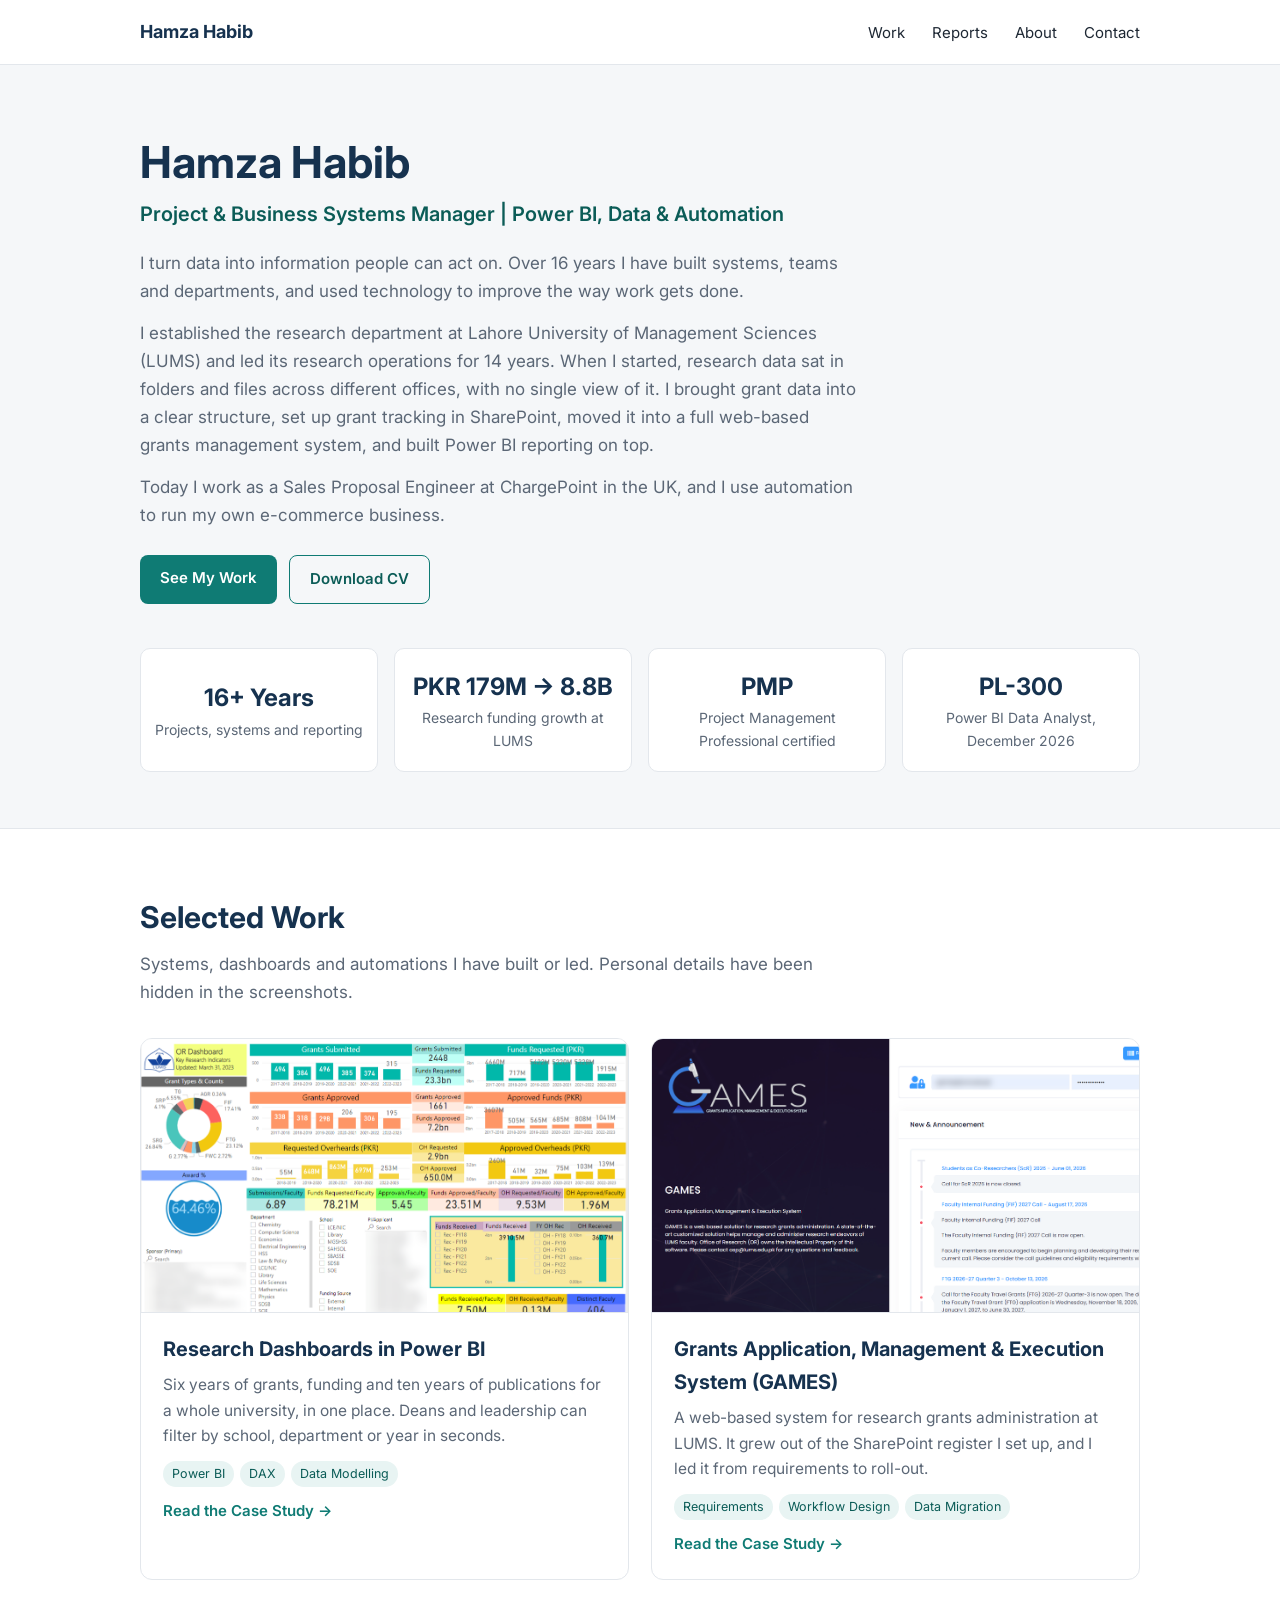
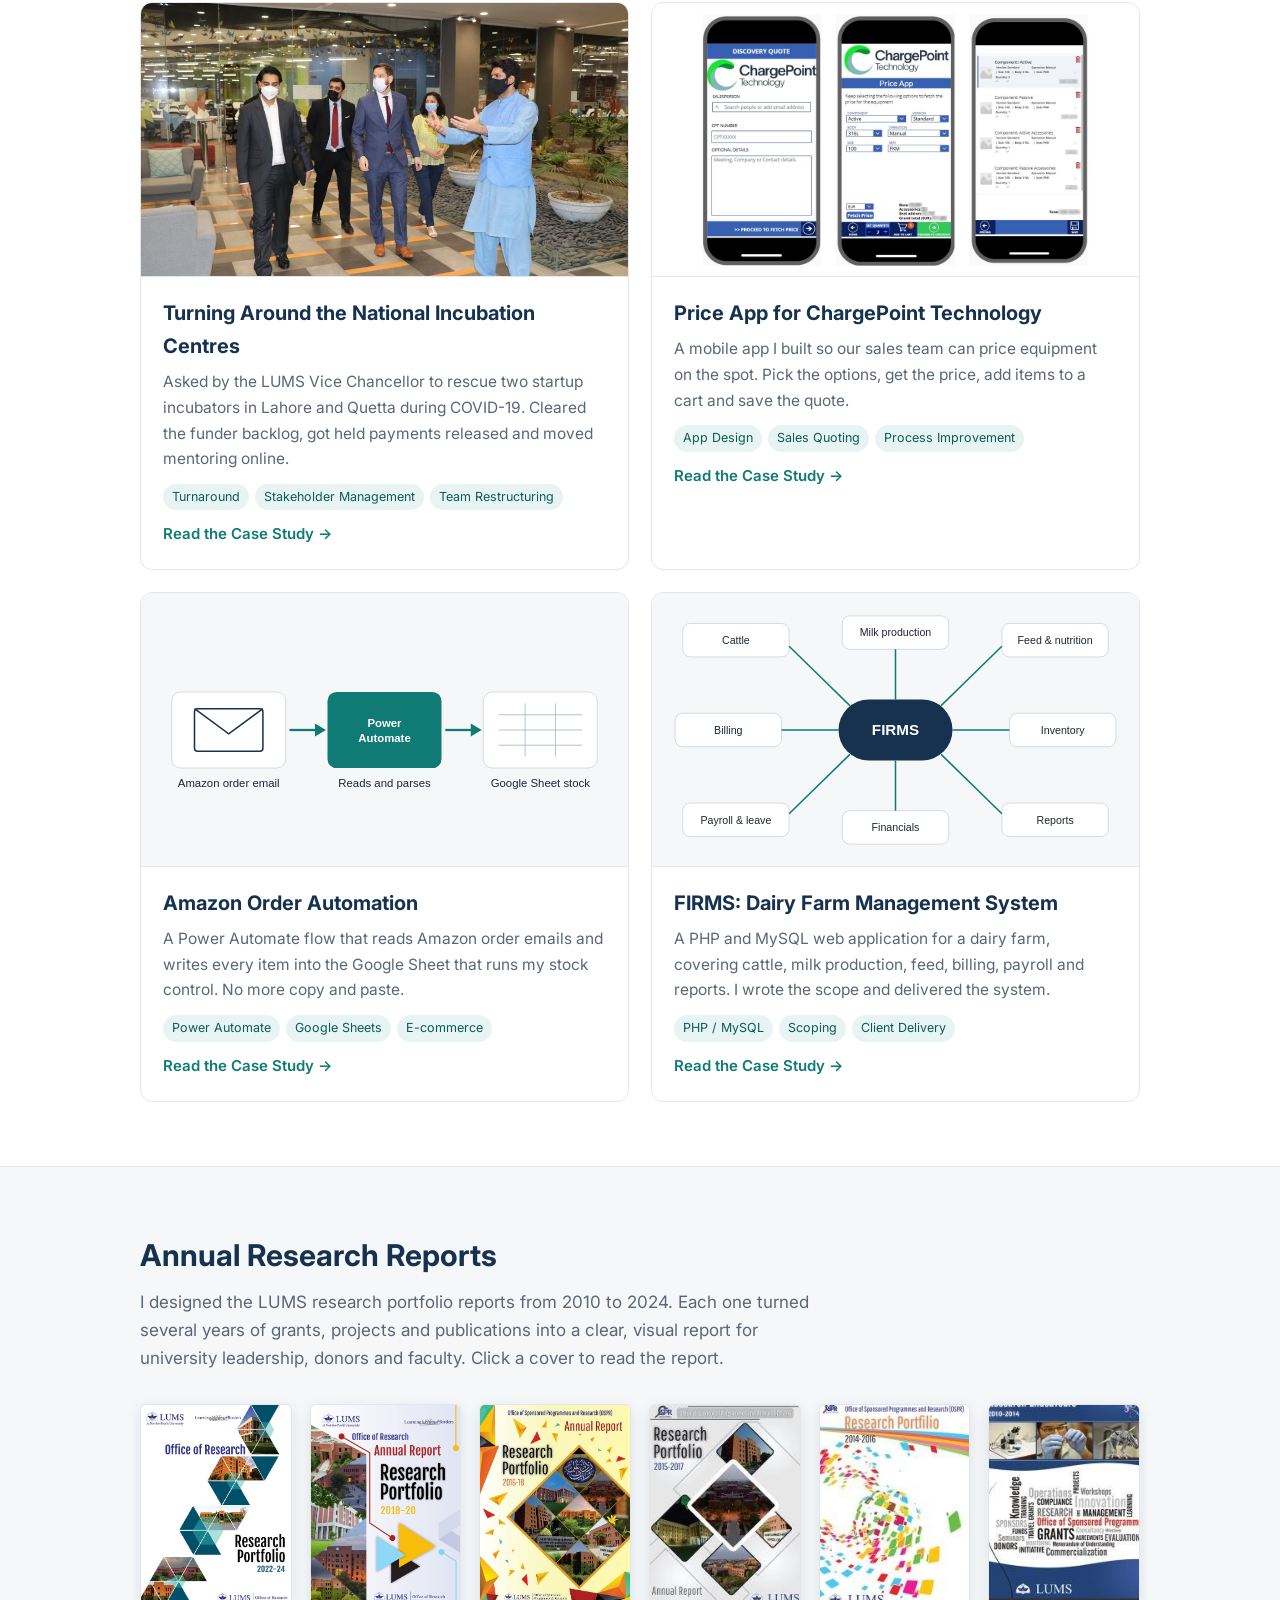
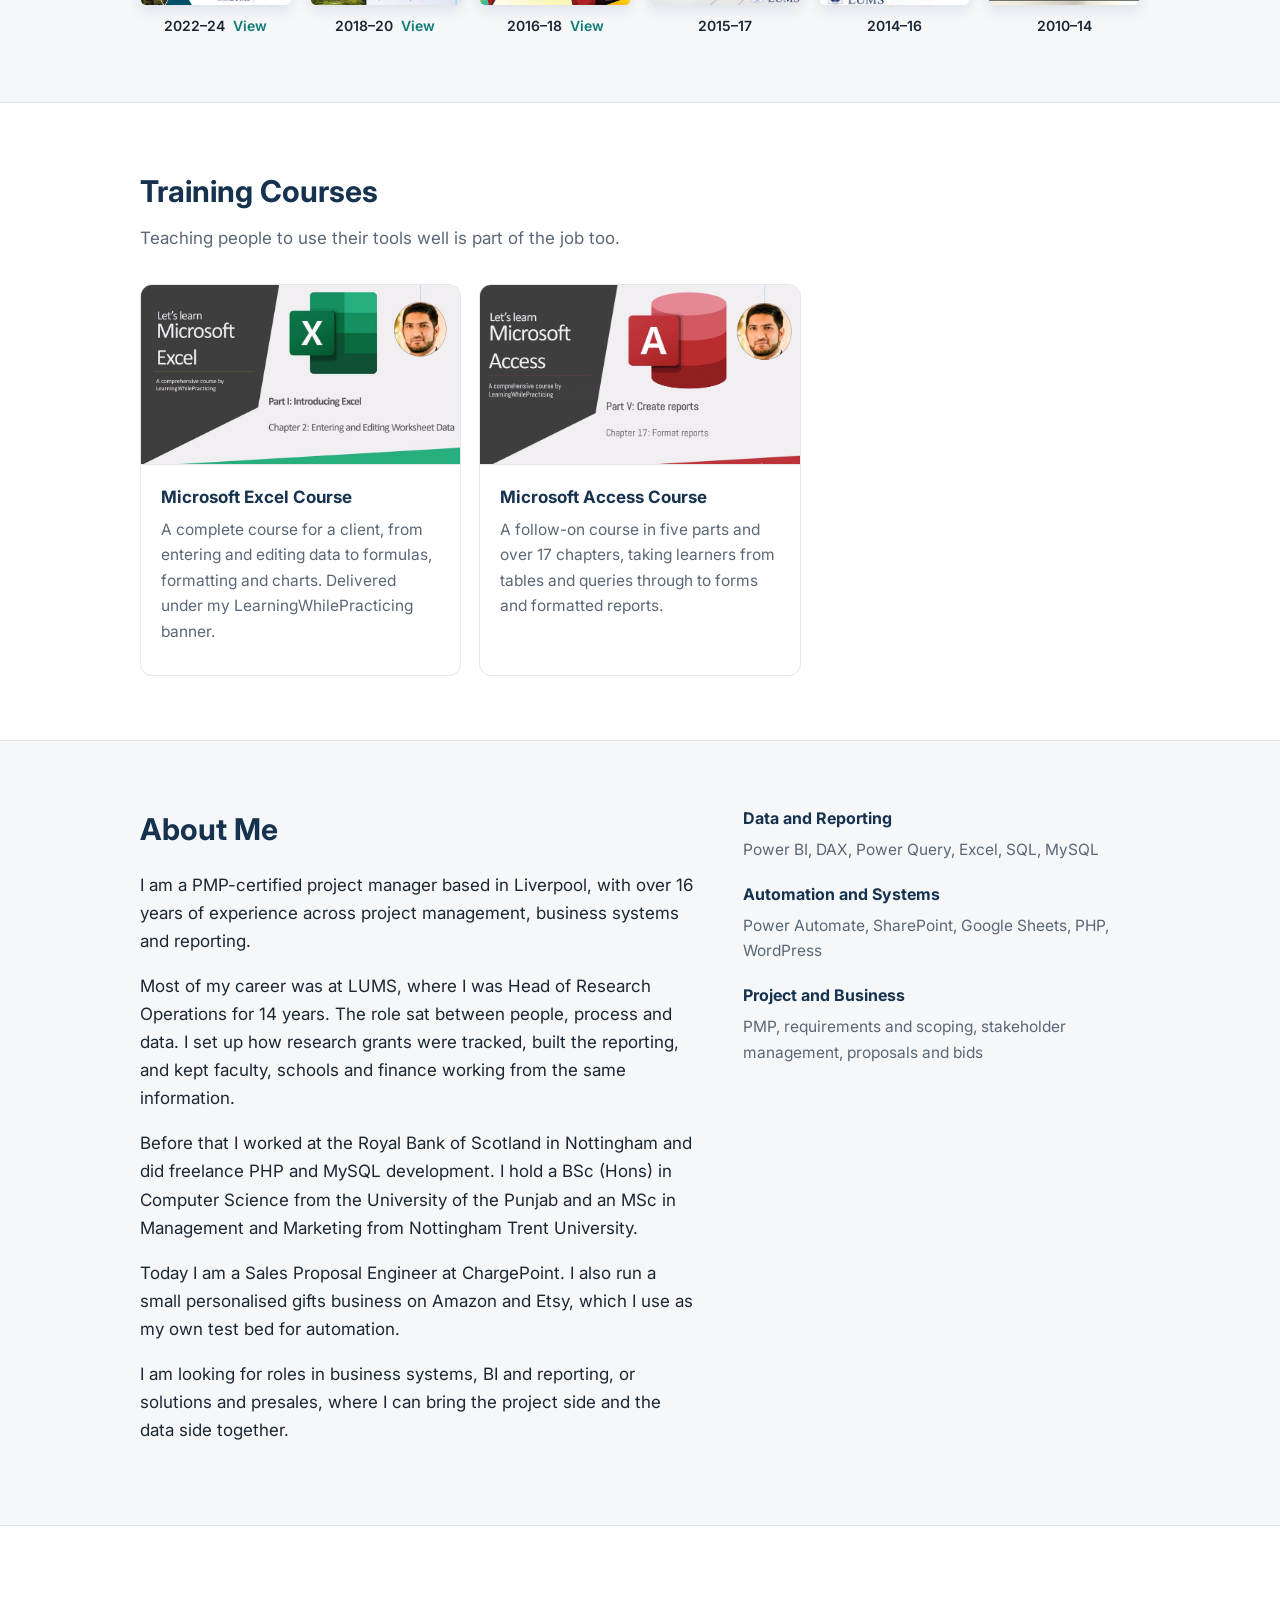
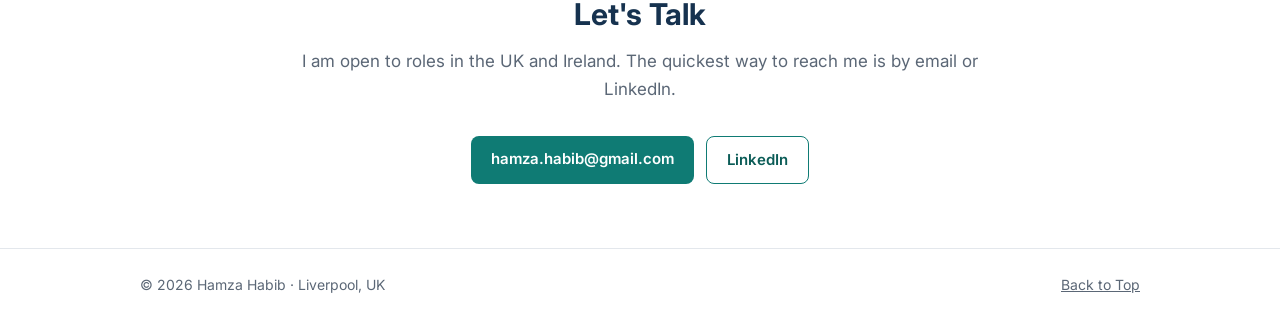
<file: index.html>
<!doctype html>
<html lang="en">
<head>
<meta charset="utf-8">
<meta name="viewport" content="width=device-width, initial-scale=1">
<title>Hamza Habib | Project & Business Systems Manager</title>
<meta name="description" content="Hamza Habib, Liverpool. Project and business systems manager working with Power BI, data and automation. Case studies and past work.">
<link rel="preconnect" href="https://fonts.googleapis.com">
<link href="https://fonts.googleapis.com/css2?family=Inter:wght@400;600;700&display=swap" rel="stylesheet">
<link rel="stylesheet" href="style.css">
</head>
<body>

<header class="top">
  <div class="wrap">
    <a class="logo" href="index.html">Hamza Habib</a>
    <nav>
      <a href="#work">Work</a>
      <a href="#reports" class="hide-sm">Reports</a>
      <a href="#about" class="hide-sm">About</a>
      <a href="#contact">Contact</a>
    </nav>
  </div>
</header>

<div class="hero">
  <div class="wrap">
    <h1>Hamza Habib</h1>
    <p class="role">Project & Business Systems Manager | Power BI, Data & Automation</p>
    <p class="intro">I turn data into information people can act on. Over 16 years I have built systems, teams and departments, and used technology to improve the way work gets done.</p>
    <p class="intro">I established the research department at Lahore University of Management Sciences (LUMS) and led its research operations for 14 years. When I started, research data sat in folders and files across different offices, with no single view of it. I brought grant data into a clear structure, set up grant tracking in SharePoint, moved it into a full web-based grants management system, and built Power BI reporting on top.</p>
    <p class="intro">Today I work as a Sales Proposal Engineer at ChargePoint in the UK, and I use automation to run my own e-commerce business.</p>
    <div class="btns">
      <a class="btn" href="#work">See My Work</a>
      <a class="btn ghost" href="Hamza_Habib_CV.pdf">Download CV</a>
    </div>

    <div class="stats">
      <div class="stat"><b>16+ Years</b><span>Projects, systems and reporting</span></div>
      <div class="stat"><b>PKR 179M → 8.8B</b><span>Research funding growth at LUMS</span></div>
      <div class="stat"><b>PMP</b><span>Project Management Professional certified</span></div>
      <div class="stat"><b>PL-300</b><span>Power BI Data Analyst, December 2026</span></div>
    </div>
  </div>
</div>

<section id="work">
  <div class="wrap">
    <h2>Selected Work</h2>
    <p class="lead">Systems, dashboards and automations I have built or led. Personal details have been hidden in the screenshots.</p>

    <div class="cards">
      <a class="card" href="power-bi-dashboards.html">
        <div class="thumb"><img src="lums-research-dashboard.png" alt="LUMS research Power BI dashboard"></div>
        <div class="body">
          <h3>Research Dashboards in Power BI</h3>
          <p>Six years of grants, funding and ten years of publications for a whole university, in one place. Deans and leadership can filter by school, department or year in seconds.</p>
          <div class="tags"><span class="tag">Power BI</span><span class="tag">DAX</span><span class="tag">Data Modelling</span></div>
          <span class="more">Read the Case Study →</span>
        </div>
      </a>

      <a class="card" href="games-grants-system.html">
        <div class="thumb"><img src="games-login.png" alt="GAMES login page"></div>
        <div class="body">
          <h3>Grants Application, Management & Execution System (GAMES)</h3>
          <p>A web-based system for research grants administration at LUMS. It grew out of the SharePoint register I set up, and I led it from requirements to roll-out.</p>
          <div class="tags"><span class="tag">Requirements</span><span class="tag">Workflow Design</span><span class="tag">Data Migration</span></div>
          <span class="more">Read the Case Study →</span>
        </div>
      </a>

      <a class="card" href="nic-turnaround.html">
        <div class="thumb"><img src="nic-card.jpg" alt="Showing visitors around NIC Lahore"></div>
        <div class="body">
          <h3>Turning Around the National Incubation Centres</h3>
          <p>Asked by the LUMS Vice Chancellor to rescue two startup incubators in Lahore and Quetta during COVID-19. Cleared the funder backlog, got held payments released and moved mentoring online.</p>
          <div class="tags"><span class="tag">Turnaround</span><span class="tag">Stakeholder Management</span><span class="tag">Team Restructuring</span></div>
          <span class="more">Read the Case Study →</span>
        </div>
      </a>

      <a class="card" href="chargepoint-price-app.html">
        <div class="thumb"><img src="price-app-card.jpg" alt="Three screens of the ChargePoint Price App"></div>
        <div class="body">
          <h3>Price App for ChargePoint Technology</h3>
          <p>A mobile app I built so our sales team can price equipment on the spot. Pick the options, get the price, add items to a cart and save the quote.</p>
          <div class="tags"><span class="tag">App Design</span><span class="tag">Sales Quoting</span><span class="tag">Process Improvement</span></div>
          <span class="more">Read the Case Study →</span>
        </div>
      </a>

      <a class="card" href="amazon-order-automation.html">
        <div class="thumb"><img src="amazon-automation-placeholder.svg" alt="Order emails flowing into a Google Sheet"></div>
        <div class="body">
          <h3>Amazon Order Automation</h3>
          <p>A Power Automate flow that reads Amazon order emails and writes every item into the Google Sheet that runs my stock control. No more copy and paste.</p>
          <div class="tags"><span class="tag">Power Automate</span><span class="tag">Google Sheets</span><span class="tag">E-commerce</span></div>
          <span class="more">Read the Case Study →</span>
        </div>
      </a>

      <a class="card" href="firms-dairy-farm-system.html">
        <div class="thumb"><img src="firms-placeholder.svg" alt="Dairy farm management system modules"></div>
        <div class="body">
          <h3>FIRMS: Dairy Farm Management System</h3>
          <p>A PHP and MySQL web application for a dairy farm, covering cattle, milk production, feed, billing, payroll and reports. I wrote the scope and delivered the system.</p>
          <div class="tags"><span class="tag">PHP / MySQL</span><span class="tag">Scoping</span><span class="tag">Client Delivery</span></div>
          <span class="more">Read the Case Study →</span>
        </div>
      </a>
    </div>
  </div>
</section>

<section id="reports" class="alt">
  <div class="wrap">
    <h2>Annual Research Reports</h2>
    <p class="lead">I designed the LUMS research portfolio reports from 2010 to 2024. Each one turned several years of grants, projects and publications into a clear, visual report for university leadership, donors and faculty. Click a cover to read the report.</p>
    <div class="covers">
      <a class="cover" href="https://www.flipsnack.com/lumsflipbook/or-annual-report-2022-2024" target="_blank" rel="noopener"><img src="report-2022-24.jpg" alt="Research Portfolio 2022–24 cover"><span>2022–24 <em>View</em></span></a>
      <a class="cover" href="https://or.lums.edu.pk/sites/default/files/2022-07/research_portfolio_2018-2020.pdf" target="_blank" rel="noopener"><img src="report-2018-20.jpg" alt="Research Portfolio 2018–20 cover"><span>2018–20 <em>View</em></span></a>
      <a class="cover" href="https://or.lums.edu.pk/sites/default/files/2022-07/research_portfolio_2016-18.pdf" target="_blank" rel="noopener"><img src="report-2016-18.jpg" alt="Research Portfolio 2016–18 cover"><span>2016–18 <em>View</em></span></a>
      <div class="cover"><img src="report-2015-17.jpg" alt="Research Portfolio 2015–17 cover"><span>2015–17</span></div>
      <div class="cover"><img src="report-2014-16.jpg" alt="Research Portfolio 2014–16 cover"><span>2014–16</span></div>
      <div class="cover"><img src="report-2010-14.jpg" alt="Research Initiatives 2010–14 cover"><span>2010–14</span></div>
    </div>
  </div>
</section>

<section>
  <div class="wrap">
    <h2>Training Courses</h2>
    <p class="lead">Teaching people to use their tools well is part of the job too.</p>
    <div class="small-cards">
      <div class="card">
        <div class="thumb"><img src="course-excel.jpg" alt="Let's Learn Microsoft Excel course title slide"></div>
        <div class="body">
          <h3>Microsoft Excel Course</h3>
          <p>A complete course for a client, from entering and editing data to formulas, formatting and charts. Delivered under my LearningWhilePracticing banner.</p>
        </div>
      </div>
      <div class="card">
        <div class="thumb"><img src="course-access.jpg" alt="Let's Learn Microsoft Access course title slide"></div>
        <div class="body">
          <h3>Microsoft Access Course</h3>
          <p>A follow-on course in five parts and over 17 chapters, taking learners from tables and queries through to forms and formatted reports.</p>
        </div>
      </div>
    </div>
  </div>
</section>

<section id="about" class="alt">
  <div class="wrap about-grid">
    <div>
      <h2>About Me</h2>
      <p>I am a PMP-certified project manager based in Liverpool, with over 16 years of experience across project management, business systems and reporting.</p>
      <p>Most of my career was at LUMS, where I was Head of Research Operations for 14 years. The role sat between people, process and data. I set up how research grants were tracked, built the reporting, and kept faculty, schools and finance working from the same information.</p>
      <p>Before that I worked at the Royal Bank of Scotland in Nottingham and did freelance PHP and MySQL development. I hold a BSc (Hons) in Computer Science from the University of the Punjab and an MSc in Management and Marketing from Nottingham Trent University.</p>
      <p>Today I am a Sales Proposal Engineer at ChargePoint. I also run a small personalised gifts business on Amazon and Etsy, which I use as my own test bed for automation.</p>
      <p>I am looking for roles in business systems, BI and reporting, or solutions and presales, where I can bring the project side and the data side together.</p>
    </div>
    <div class="skills">
      <h3>Data and Reporting</h3>
      <p>Power BI, DAX, Power Query, Excel, SQL, MySQL</p>
      <h3>Automation and Systems</h3>
      <p>Power Automate, SharePoint, Google Sheets, PHP, WordPress</p>
      <h3>Project and Business</h3>
      <p>PMP, requirements and scoping, stakeholder management, proposals and bids</p>
    </div>
  </div>
</section>

<section id="contact" class="contact">
  <div class="wrap">
    <h2>Let's Talk</h2>
    <p class="lead" style="margin-left:auto;margin-right:auto">I am open to roles in the UK and Ireland. The quickest way to reach me is by email or LinkedIn.</p>
    <div class="btns">
      <a class="btn" href="mailto:hamza.habib@gmail.com">hamza.habib@gmail.com</a>
      <a class="btn ghost" href="https://www.linkedin.com/in/hamza-habib-pmp/" target="_blank" rel="noopener">LinkedIn</a>
    </div>
  </div>
</section>

<footer>
  <div class="wrap">
    <span>© 2026 Hamza Habib · Liverpool, UK</span>
    <a href="#work">Back to Top</a>
  </div>
</footer>

</body>
</html>
</file>
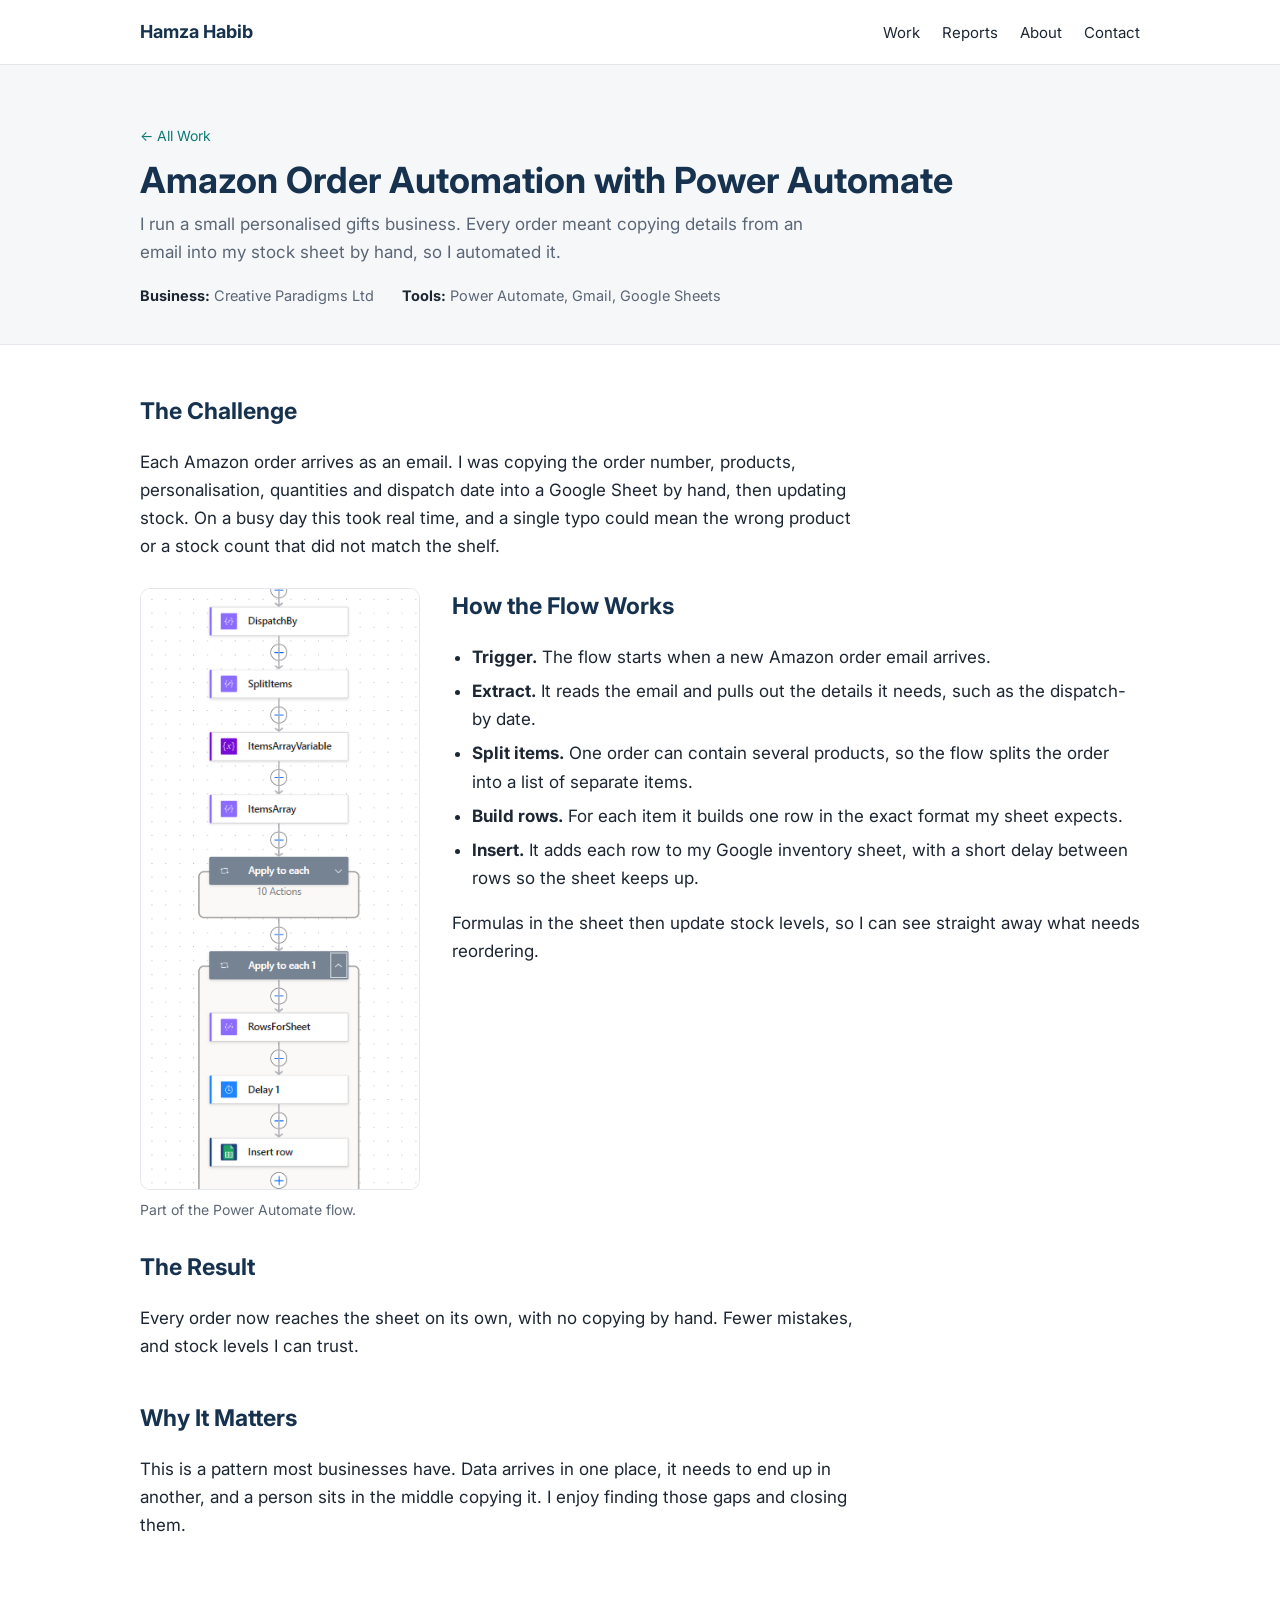
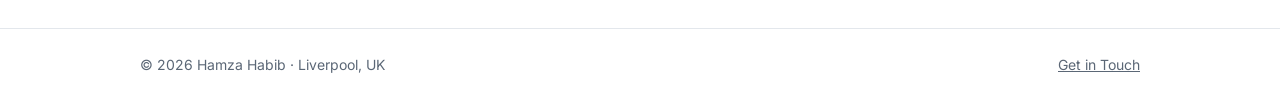
<file: amazon-order-automation.html>
<!doctype html>
<html lang="en">
<head>
<meta charset="utf-8">
<meta name="viewport" content="width=device-width, initial-scale=1">
<title>Amazon Order Automation | Hamza Habib</title>
<meta name="description" content="Automating Amazon order emails into a Google Sheets inventory system with Power Automate.">
<link rel="preconnect" href="https://fonts.googleapis.com">
<link href="https://fonts.googleapis.com/css2?family=Inter:wght@400;600;700&display=swap" rel="stylesheet">
<link rel="stylesheet" href="style.css">
</head>
<body>
<header class="top"><div class="wrap">
<a class="logo" href="index.html">Hamza Habib</a>
<nav><a href="index.html#work">Work</a><a href="index.html#reports" class="hide-sm">Reports</a><a href="index.html#about" class="hide-sm">About</a><a href="index.html#contact">Contact</a></nav>
</div></header>
<div class="case-head"><div class="wrap">
<a class="back" href="index.html#work">← All Work</a>
<h1>Amazon Order Automation with Power Automate</h1>
<p>I run a small personalised gifts business. Every order meant copying details from an email into my stock sheet by hand, so I automated it.</p>
<div class="facts"><span><b>Business:</b> Creative Paradigms Ltd</span><span><b>Tools:</b> Power Automate, Gmail, Google Sheets</span></div>
</div></div>
<div class="case"><div class="wrap">
<div class="text">
<h2>The Challenge</h2>
<p>Each Amazon order arrives as an email. I was copying the order number, products, personalisation, quantities and dispatch date into a Google Sheet by hand, then updating stock. On a busy day this took real time, and a single typo could mean the wrong product or a stock count that did not match the shelf.</p>
</div>

<div class="flow-wrap">
<figure style="margin:0"><img src="amazon-flow.png" alt="Power Automate flow steps">
<figcaption>Part of the Power Automate flow.</figcaption></figure>
<div class="text">
<h2 style="margin-top:0">How the Flow Works</h2>
<ul>
<li><b>Trigger.</b> The flow starts when a new Amazon order email arrives.</li>
<li><b>Extract.</b> It reads the email and pulls out the details it needs, such as the dispatch-by date.</li>
<li><b>Split items.</b> One order can contain several products, so the flow splits the order into a list of separate items.</li>
<li><b>Build rows.</b> For each item it builds one row in the exact format my sheet expects.</li>
<li><b>Insert.</b> It adds each row to my Google inventory sheet, with a short delay between rows so the sheet keeps up.</li>
</ul>
<p>Formulas in the sheet then update stock levels, so I can see straight away what needs reordering.</p>
</div>
</div>

<div class="text">
<h2>The Result</h2>
<p>Every order now reaches the sheet on its own, with no copying by hand. Fewer mistakes, and stock levels I can trust.</p>

<h2>Why It Matters</h2>
<p>This is a pattern most businesses have. Data arrives in one place, it needs to end up in another, and a person sits in the middle copying it. I enjoy finding those gaps and closing them.</p>
</div>
</div></div>
<footer><div class="wrap"><span>© 2026 Hamza Habib · Liverpool, UK</span><a href="index.html#contact">Get in Touch</a></div></footer>
</body>
</html>
</file>
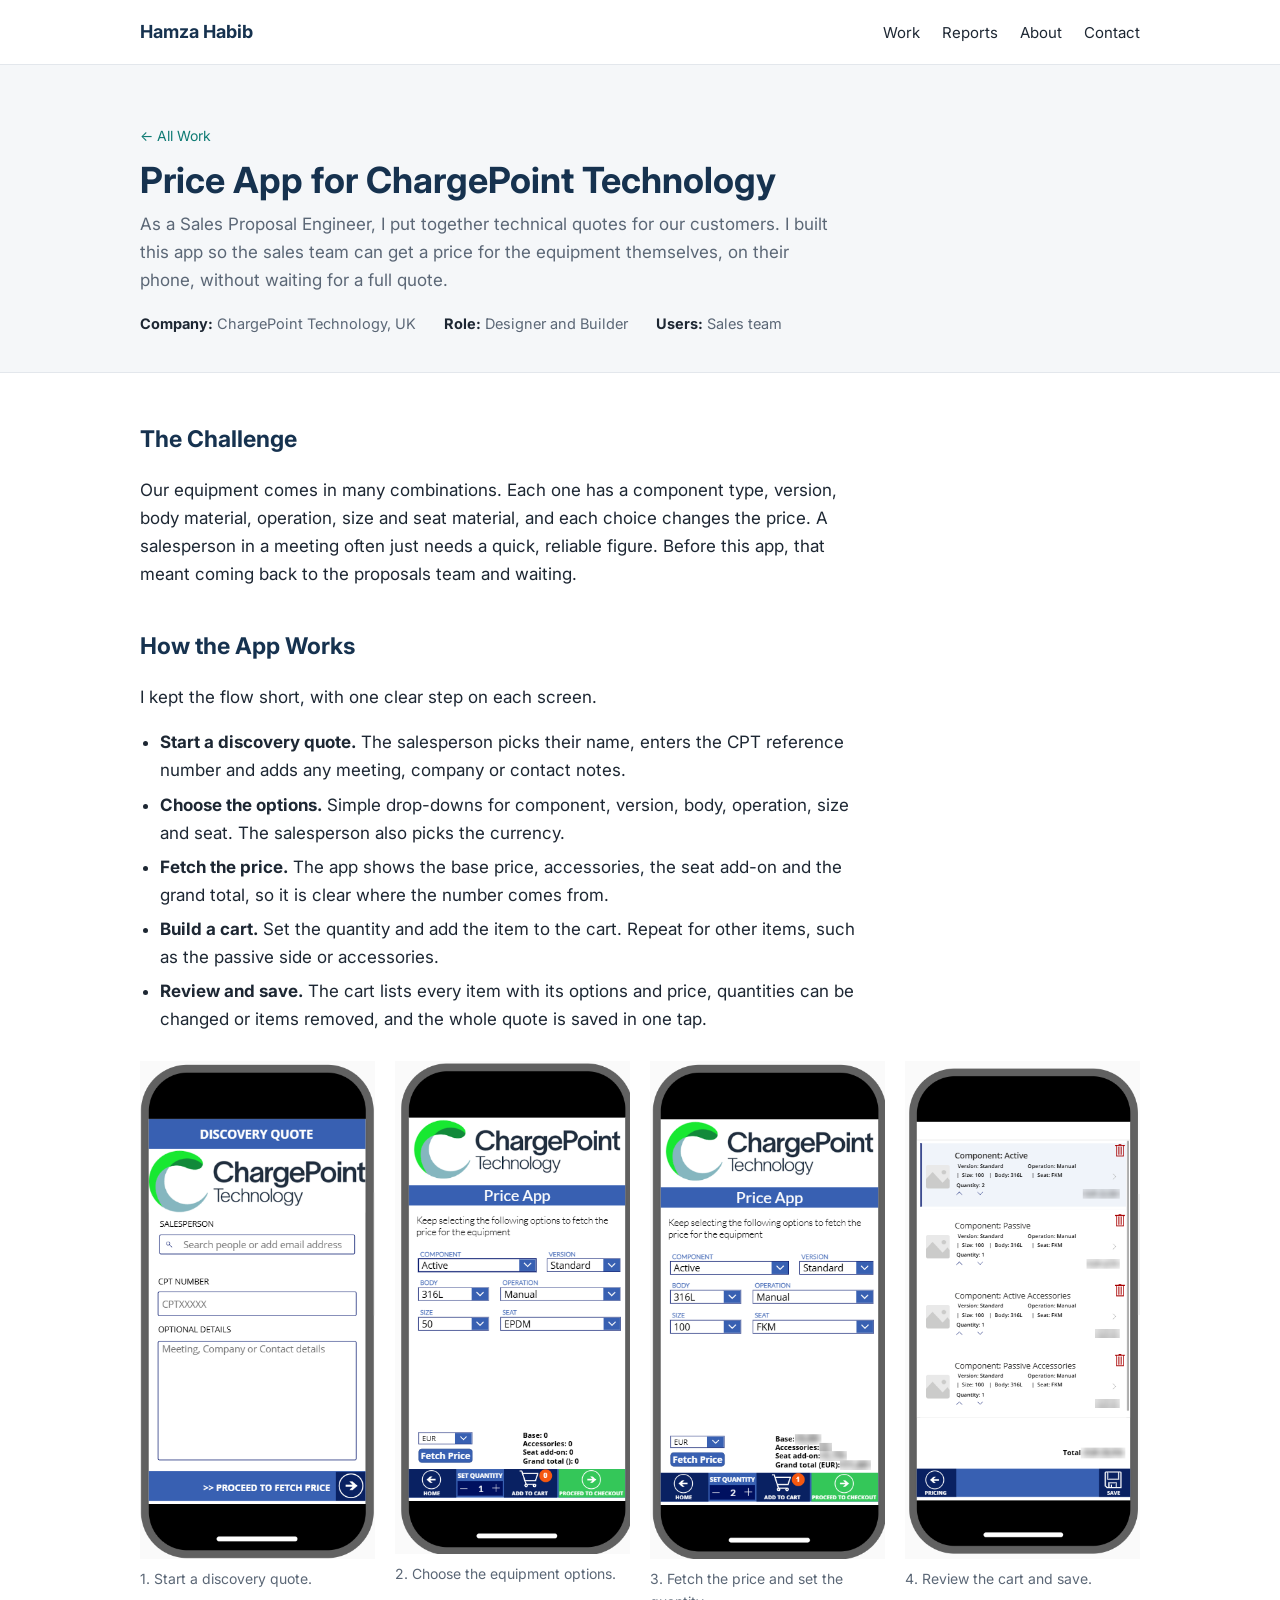
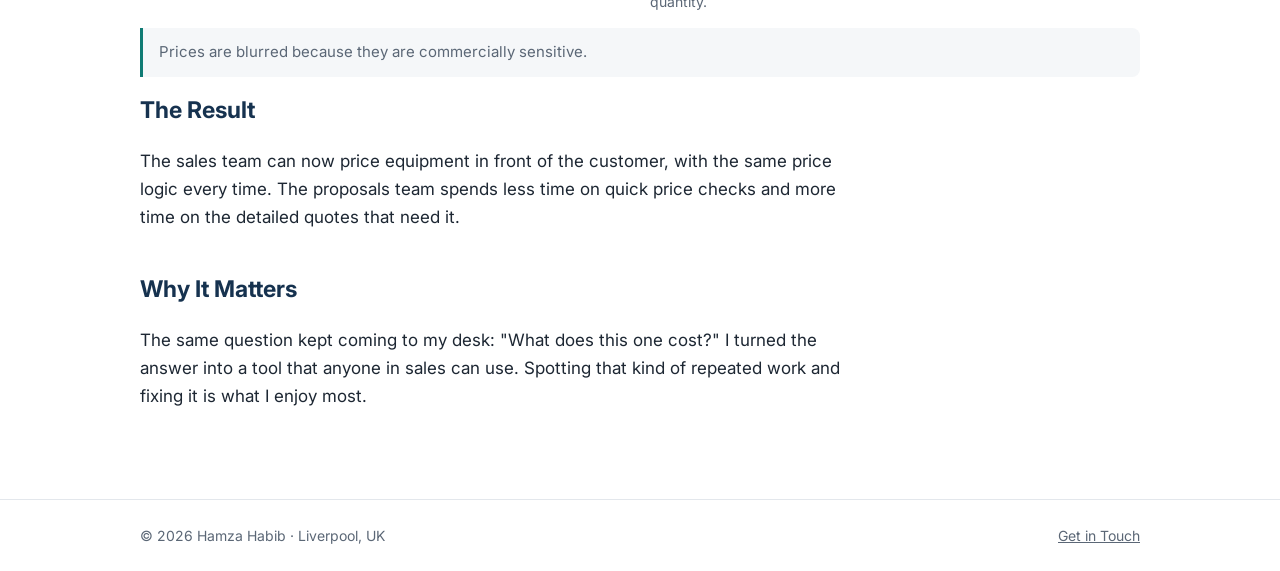
<file: chargepoint-price-app.html>
<!doctype html>
<html lang="en">
<head>
<meta charset="utf-8">
<meta name="viewport" content="width=device-width, initial-scale=1">
<title>Price App for ChargePoint Technology | Hamza Habib</title>
<meta name="description" content="A mobile pricing app built for the ChargePoint Technology sales team, from equipment options to a saved quote.">
<link rel="preconnect" href="https://fonts.googleapis.com">
<link href="https://fonts.googleapis.com/css2?family=Inter:wght@400;600;700&display=swap" rel="stylesheet">
<link rel="stylesheet" href="style.css">
</head>
<body>
<header class="top"><div class="wrap">
<a class="logo" href="index.html">Hamza Habib</a>
<nav><a href="index.html#work">Work</a><a href="index.html#reports" class="hide-sm">Reports</a><a href="index.html#about" class="hide-sm">About</a><a href="index.html#contact">Contact</a></nav>
</div></header>
<div class="case-head"><div class="wrap">
<a class="back" href="index.html#work">← All Work</a>
<h1>Price App for ChargePoint Technology</h1>
<p>As a Sales Proposal Engineer, I put together technical quotes for our customers. I built this app so the sales team can get a price for the equipment themselves, on their phone, without waiting for a full quote.</p>
<div class="facts"><span><b>Company:</b> ChargePoint Technology, UK</span><span><b>Role:</b> Designer and Builder</span><span><b>Users:</b> Sales team</span></div>
</div></div>
<div class="case"><div class="wrap">
<div class="text">
<h2>The Challenge</h2>
<p>Our equipment comes in many combinations. Each one has a component type, version, body material, operation, size and seat material, and each choice changes the price. A salesperson in a meeting often just needs a quick, reliable figure. Before this app, that meant coming back to the proposals team and waiting.</p>

<h2>How the App Works</h2>
<p>I kept the flow short, with one clear step on each screen.</p>
<ul>
<li><b>Start a discovery quote.</b> The salesperson picks their name, enters the CPT reference number and adds any meeting, company or contact notes.</li>
<li><b>Choose the options.</b> Simple drop-downs for component, version, body, operation, size and seat. The salesperson also picks the currency.</li>
<li><b>Fetch the price.</b> The app shows the base price, accessories, the seat add-on and the grand total, so it is clear where the number comes from.</li>
<li><b>Build a cart.</b> Set the quantity and add the item to the cart. Repeat for other items, such as the passive side or accessories.</li>
<li><b>Review and save.</b> The cart lists every item with its options and price, quantities can be changed or items removed, and the whole quote is saved in one tap.</li>
</ul>
</div>

<div class="phones">
<figure><img src="price-app-discovery.png" alt="Discovery Quote screen with salesperson, CPT number and notes">
<figcaption>1. Start a discovery quote.</figcaption></figure>
<figure><img src="price-app-options.png" alt="Price App screen with equipment option drop-downs">
<figcaption>2. Choose the equipment options.</figcaption></figure>
<figure><img src="price-app-fetch-price.png" alt="Price App screen showing the price breakdown">
<figcaption>3. Fetch the price and set the quantity.</figcaption></figure>
<figure><img src="price-app-cart.png" alt="Cart screen listing selected items and total">
<figcaption>4. Review the cart and save.</figcaption></figure>
</div>
<p class="note">Prices are blurred because they are commercially sensitive.</p>

<div class="text">
<h2>The Result</h2>
<p>The sales team can now price equipment in front of the customer, with the same price logic every time. The proposals team spends less time on quick price checks and more time on the detailed quotes that need it.</p>

<h2>Why It Matters</h2>
<p>The same question kept coming to my desk: "What does this one cost?" I turned the answer into a tool that anyone in sales can use. Spotting that kind of repeated work and fixing it is what I enjoy most.</p>
</div>
</div></div>
<footer><div class="wrap"><span>© 2026 Hamza Habib · Liverpool, UK</span><a href="index.html#contact">Get in Touch</a></div></footer>
</body>
</html>
</file>
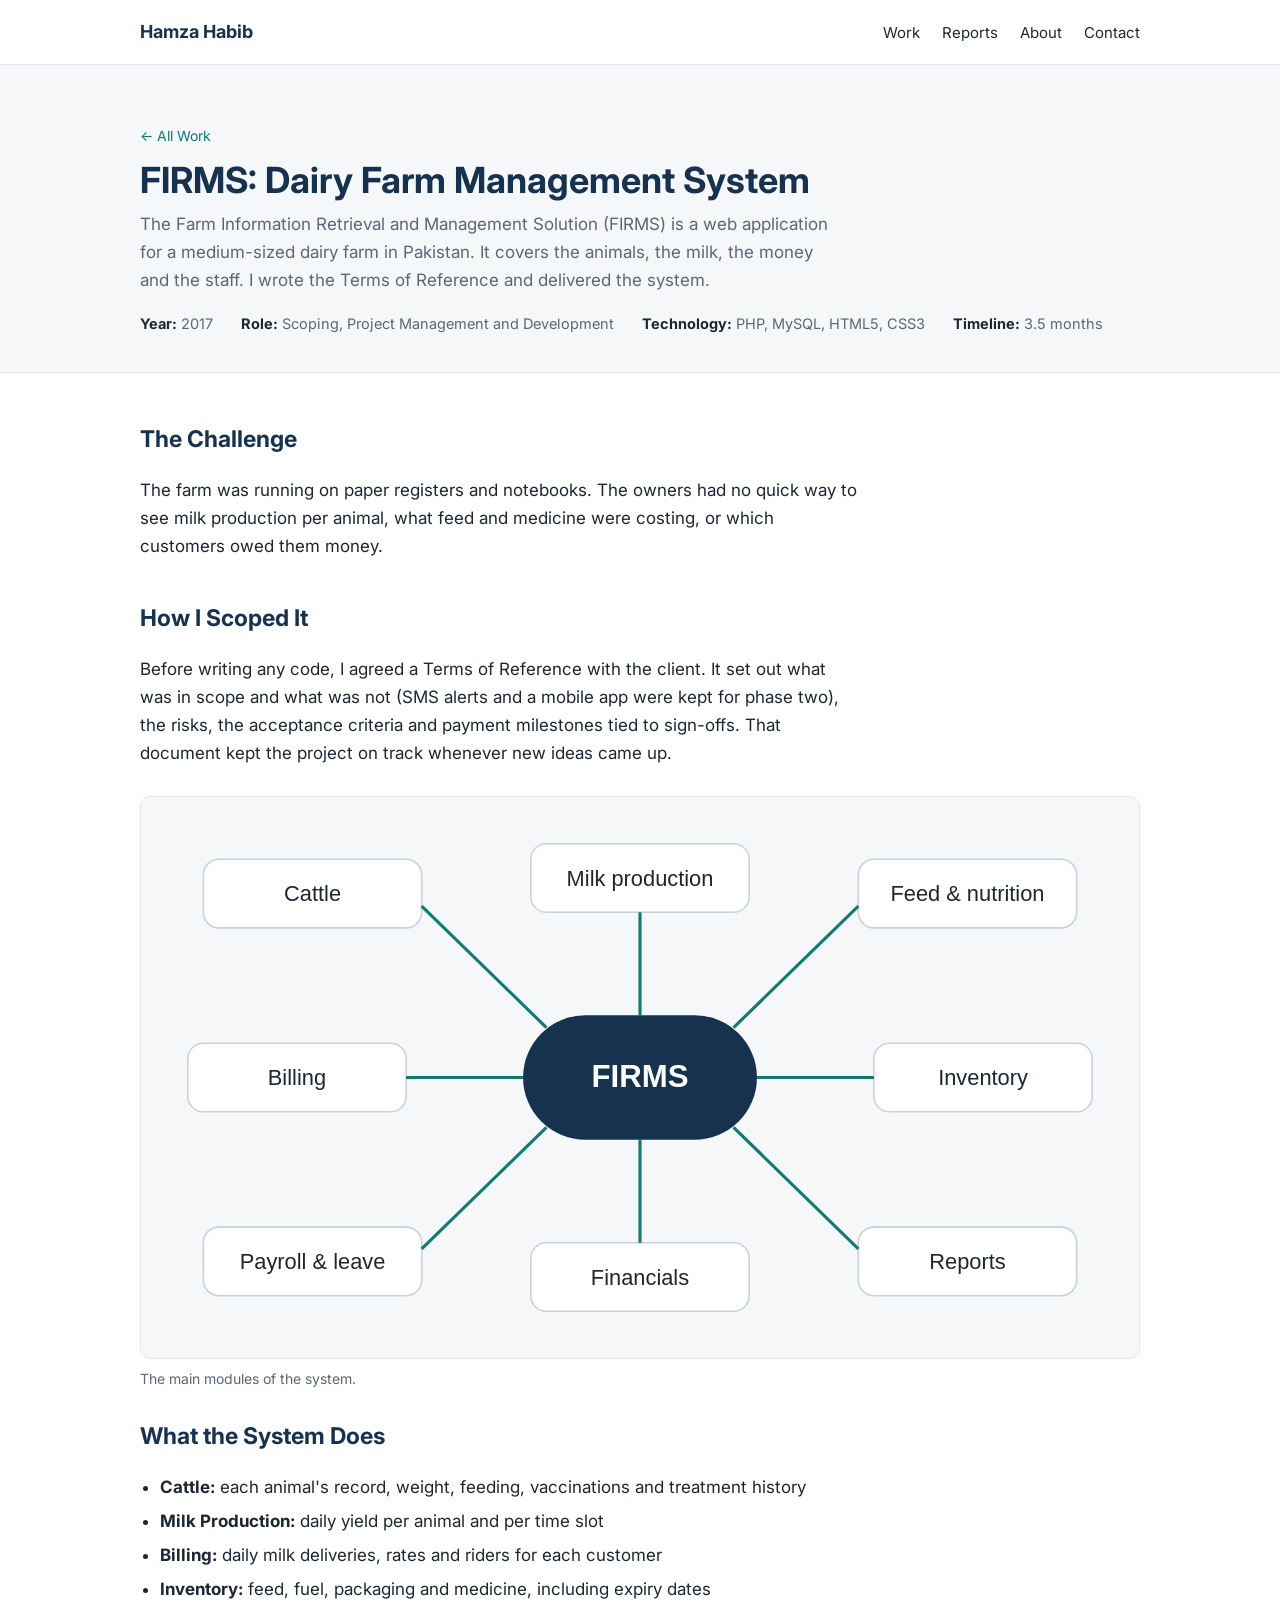
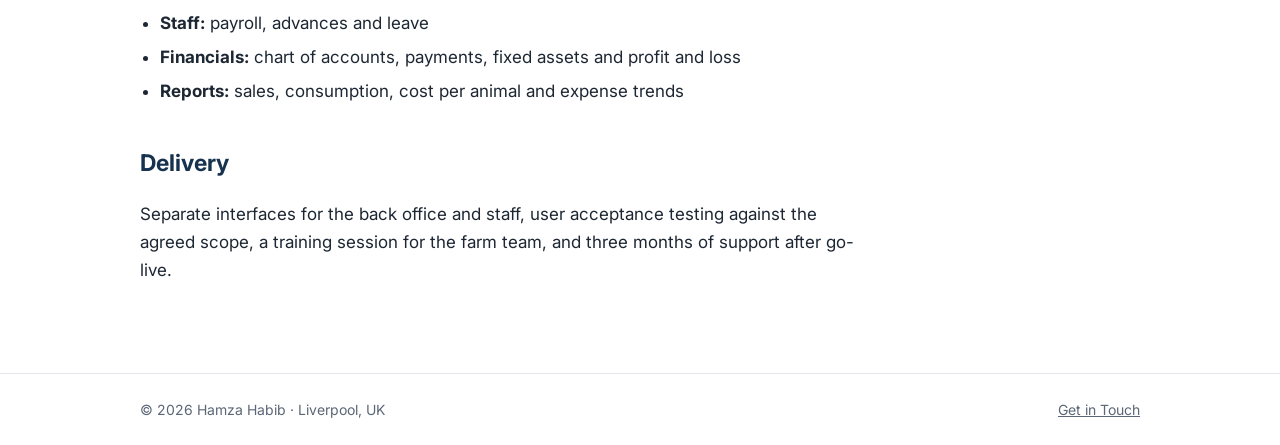
<file: firms-dairy-farm-system.html>
<!doctype html>
<html lang="en">
<head>
<meta charset="utf-8">
<meta name="viewport" content="width=device-width, initial-scale=1">
<title>FIRMS Dairy Farm Management System | Hamza Habib</title>
<meta name="description" content="Scoping and delivering a PHP/MySQL farm management web application for a dairy farm client.">
<link rel="preconnect" href="https://fonts.googleapis.com">
<link href="https://fonts.googleapis.com/css2?family=Inter:wght@400;600;700&display=swap" rel="stylesheet">
<link rel="stylesheet" href="style.css">
</head>
<body>
<header class="top"><div class="wrap">
<a class="logo" href="index.html">Hamza Habib</a>
<nav><a href="index.html#work">Work</a><a href="index.html#reports" class="hide-sm">Reports</a><a href="index.html#about" class="hide-sm">About</a><a href="index.html#contact">Contact</a></nav>
</div></header>
<div class="case-head"><div class="wrap">
<a class="back" href="index.html#work">← All Work</a>
<h1>FIRMS: Dairy Farm Management System</h1>
<p>The Farm Information Retrieval and Management Solution (FIRMS) is a web application for a medium-sized dairy farm in Pakistan. It covers the animals, the milk, the money and the staff. I wrote the Terms of Reference and delivered the system.</p>
<div class="facts"><span><b>Year:</b> 2017</span><span><b>Role:</b> Scoping, Project Management and Development</span><span><b>Technology:</b> PHP, MySQL, HTML5, CSS3</span><span><b>Timeline:</b> 3.5 months</span></div>
</div></div>
<div class="case"><div class="wrap">
<div class="text">
<h2>The Challenge</h2>
<p>The farm was running on paper registers and notebooks. The owners had no quick way to see milk production per animal, what feed and medicine were costing, or which customers owed them money.</p>

<h2>How I Scoped It</h2>
<p>Before writing any code, I agreed a Terms of Reference with the client. It set out what was in scope and what was not (SMS alerts and a mobile app were kept for phase two), the risks, the acceptance criteria and payment milestones tied to sign-offs. That document kept the project on track whenever new ideas came up.</p>
</div>

<figure><img src="firms-placeholder.svg" alt="FIRMS modules">
<figcaption>The main modules of the system.</figcaption></figure>

<div class="text">
<h2>What the System Does</h2>
<ul>
<li><b>Cattle:</b> each animal's record, weight, feeding, vaccinations and treatment history</li>
<li><b>Milk Production:</b> daily yield per animal and per time slot</li>
<li><b>Billing:</b> daily milk deliveries, rates and riders for each customer</li>
<li><b>Inventory:</b> feed, fuel, packaging and medicine, including expiry dates</li>
<li><b>Staff:</b> payroll, advances and leave</li>
<li><b>Financials:</b> chart of accounts, payments, fixed assets and profit and loss</li>
<li><b>Reports:</b> sales, consumption, cost per animal and expense trends</li>
</ul>

<h2>Delivery</h2>
<p>Separate interfaces for the back office and staff, user acceptance testing against the agreed scope, a training session for the farm team, and three months of support after go-live.</p>
</div>
</div></div>
<footer><div class="wrap"><span>© 2026 Hamza Habib · Liverpool, UK</span><a href="index.html#contact">Get in Touch</a></div></footer>
</body>
</html>
</file>
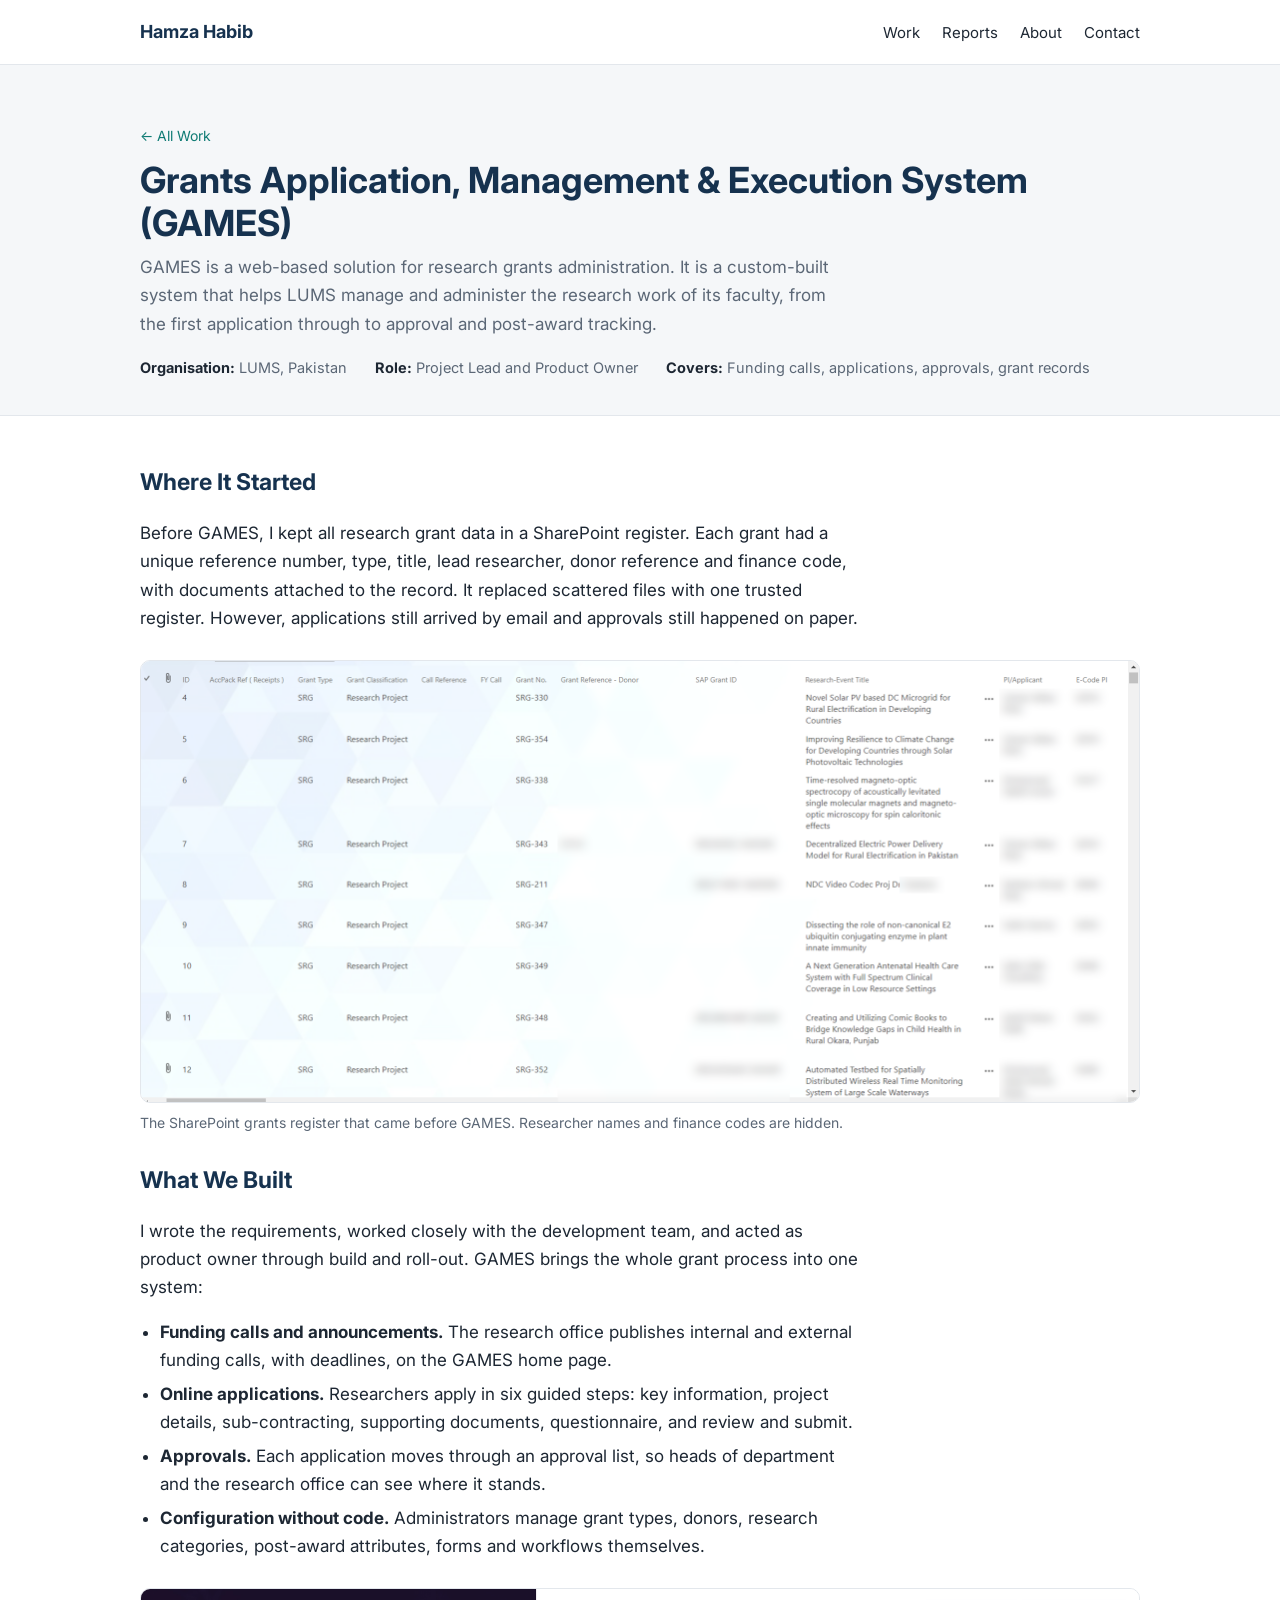
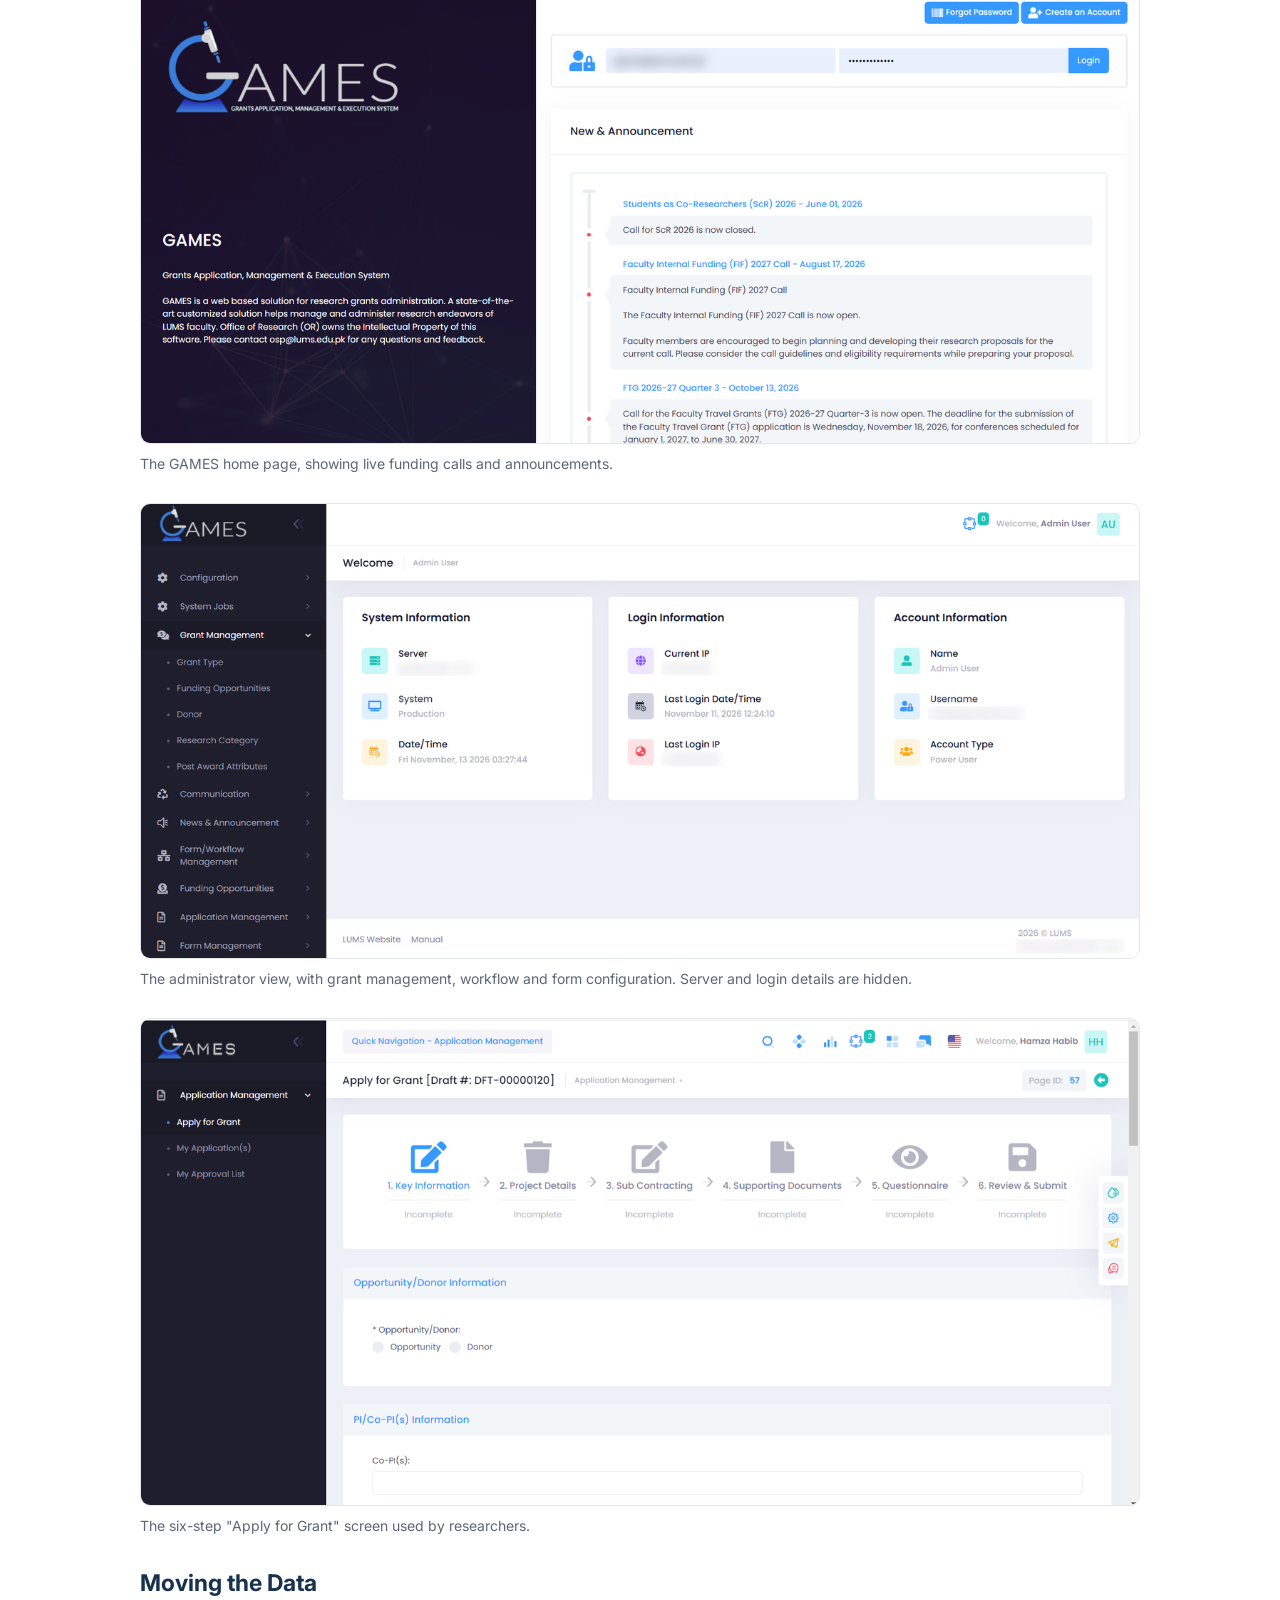
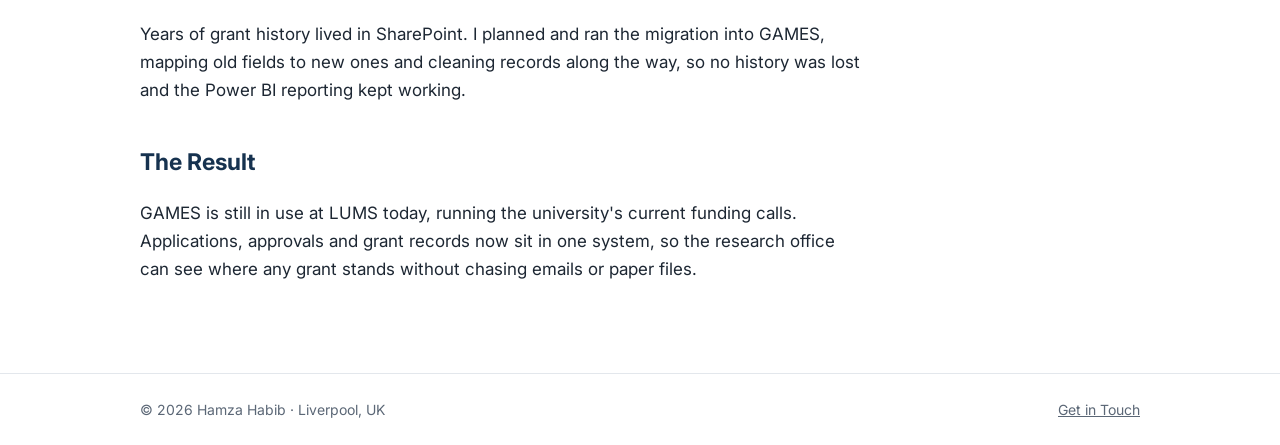
<file: games-grants-system.html>
<!doctype html>
<html lang="en">
<head>
<meta charset="utf-8">
<meta name="viewport" content="width=device-width, initial-scale=1">
<title>GAMES Grants Management System | Hamza Habib</title>
<meta name="description" content="GAMES, the web-based research grants administration system at LUMS, and the SharePoint register that came before it.">
<link rel="preconnect" href="https://fonts.googleapis.com">
<link href="https://fonts.googleapis.com/css2?family=Inter:wght@400;600;700&display=swap" rel="stylesheet">
<link rel="stylesheet" href="style.css">
</head>
<body>
<header class="top"><div class="wrap">
<a class="logo" href="index.html">Hamza Habib</a>
<nav><a href="index.html#work">Work</a><a href="index.html#reports" class="hide-sm">Reports</a><a href="index.html#about" class="hide-sm">About</a><a href="index.html#contact">Contact</a></nav>
</div></header>
<div class="case-head"><div class="wrap">
<a class="back" href="index.html#work">← All Work</a>
<h1>Grants Application, Management & Execution System (GAMES)</h1>
<p>GAMES is a web-based solution for research grants administration. It is a custom-built system that helps LUMS manage and administer the research work of its faculty, from the first application through to approval and post-award tracking.</p>
<div class="facts"><span><b>Organisation:</b> LUMS, Pakistan</span><span><b>Role:</b> Project Lead and Product Owner</span><span><b>Covers:</b> Funding calls, applications, approvals, grant records</span></div>
</div></div>
<div class="case"><div class="wrap">
<div class="text">
<h2>Where It Started</h2>
<p>Before GAMES, I kept all research grant data in a SharePoint register. Each grant had a unique reference number, type, title, lead researcher, donor reference and finance code, with documents attached to the record. It replaced scattered files with one trusted register. However, applications still arrived by email and approvals still happened on paper.</p>
</div>

<figure><img src="sharepoint-grants-register.png" alt="SharePoint grants register">
<figcaption>The SharePoint grants register that came before GAMES. Researcher names and finance codes are hidden.</figcaption></figure>

<div class="text">
<h2>What We Built</h2>
<p>I wrote the requirements, worked closely with the development team, and acted as product owner through build and roll-out. GAMES brings the whole grant process into one system:</p>
<ul>
<li><b>Funding calls and announcements.</b> The research office publishes internal and external funding calls, with deadlines, on the GAMES home page.</li>
<li><b>Online applications.</b> Researchers apply in six guided steps: key information, project details, sub-contracting, supporting documents, questionnaire, and review and submit.</li>
<li><b>Approvals.</b> Each application moves through an approval list, so heads of department and the research office can see where it stands.</li>
<li><b>Configuration without code.</b> Administrators manage grant types, donors, research categories, post-award attributes, forms and workflows themselves.</li>
</ul>
</div>

<figure><img src="games-login.png" alt="GAMES login page with funding call announcements">
<figcaption>The GAMES home page, showing live funding calls and announcements.</figcaption></figure>

<figure><img src="games-admin-dashboard.png" alt="GAMES administrator dashboard">
<figcaption>The administrator view, with grant management, workflow and form configuration. Server and login details are hidden.</figcaption></figure>

<figure><img src="games-apply-for-grant.png" alt="GAMES apply for grant screen">
<figcaption>The six-step "Apply for Grant" screen used by researchers.</figcaption></figure>

<div class="text">
<h2>Moving the Data</h2>
<p>Years of grant history lived in SharePoint. I planned and ran the migration into GAMES, mapping old fields to new ones and cleaning records along the way, so no history was lost and the Power BI reporting kept working.</p>

<h2>The Result</h2>
<p>GAMES is still in use at LUMS today, running the university's current funding calls. Applications, approvals and grant records now sit in one system, so the research office can see where any grant stands without chasing emails or paper files.</p>
</div>
</div></div>
<footer><div class="wrap"><span>© 2026 Hamza Habib · Liverpool, UK</span><a href="index.html#contact">Get in Touch</a></div></footer>
</body>
</html>
</file>
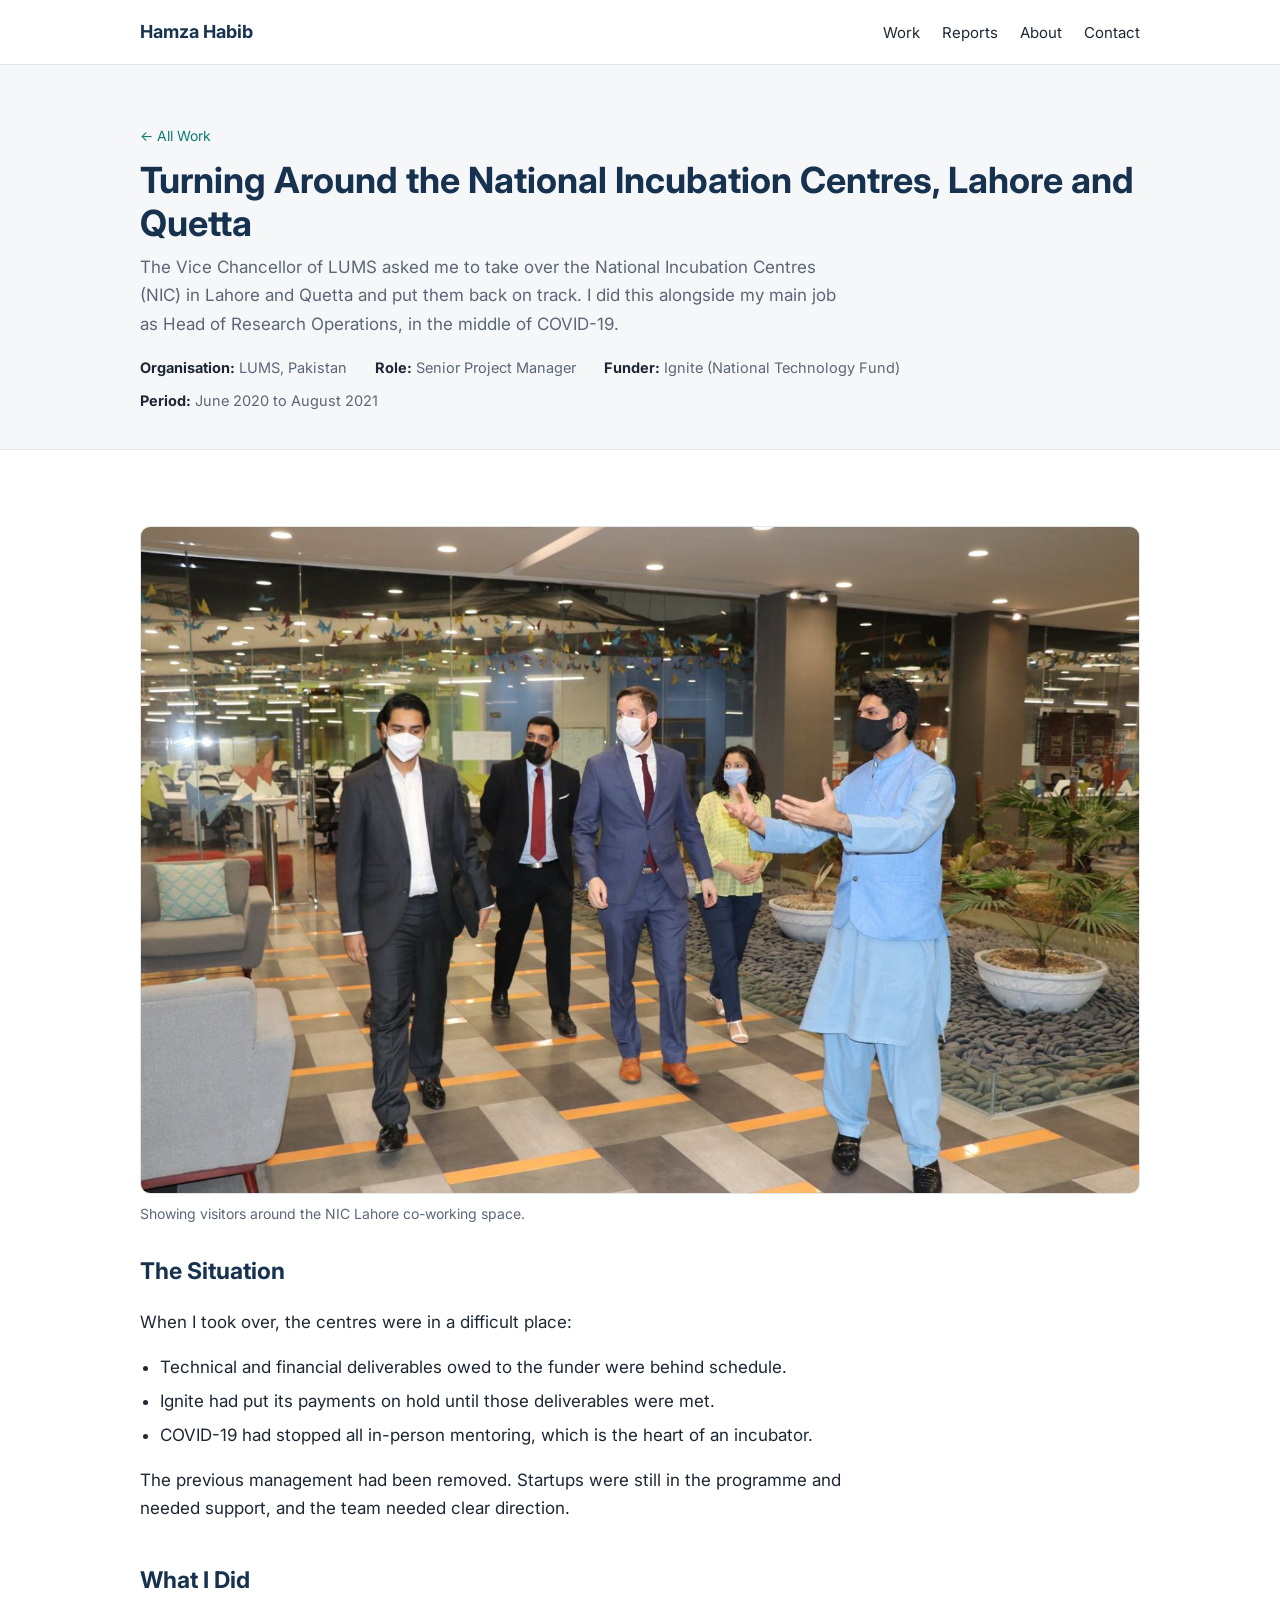
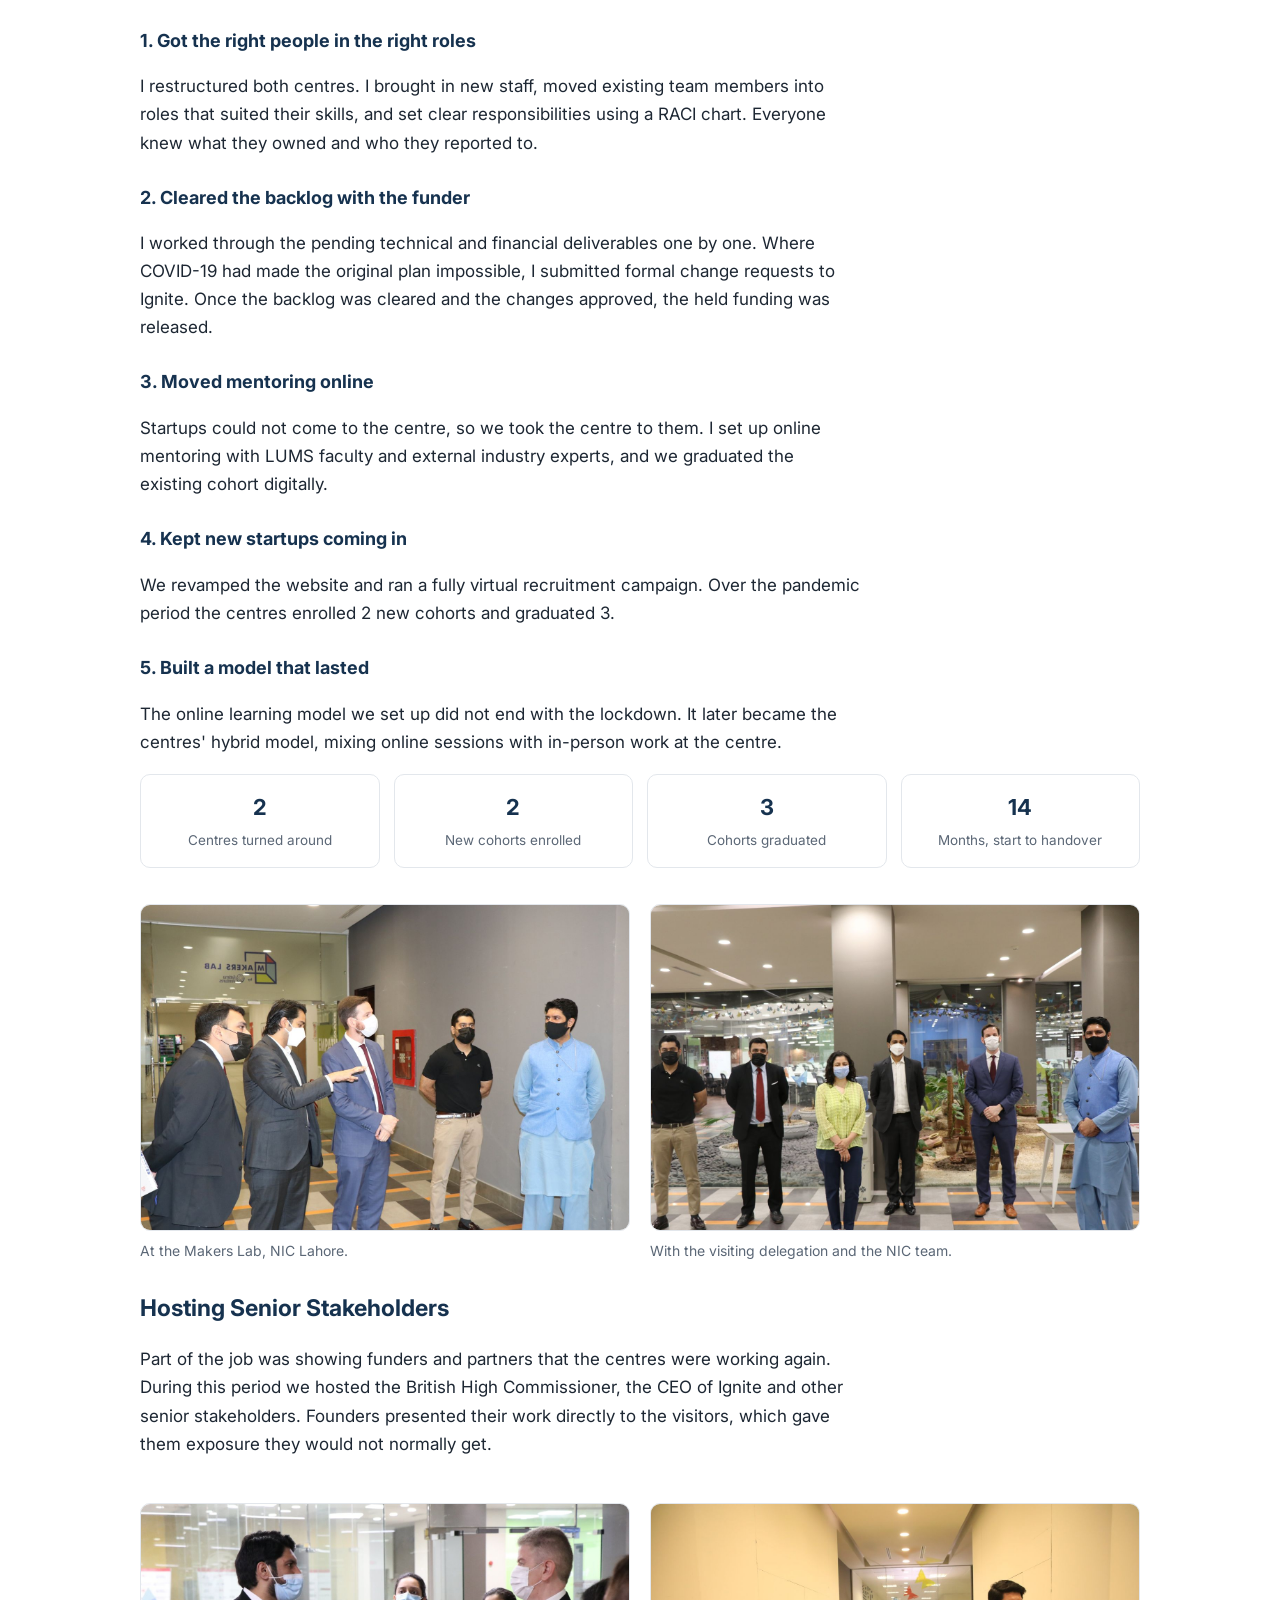
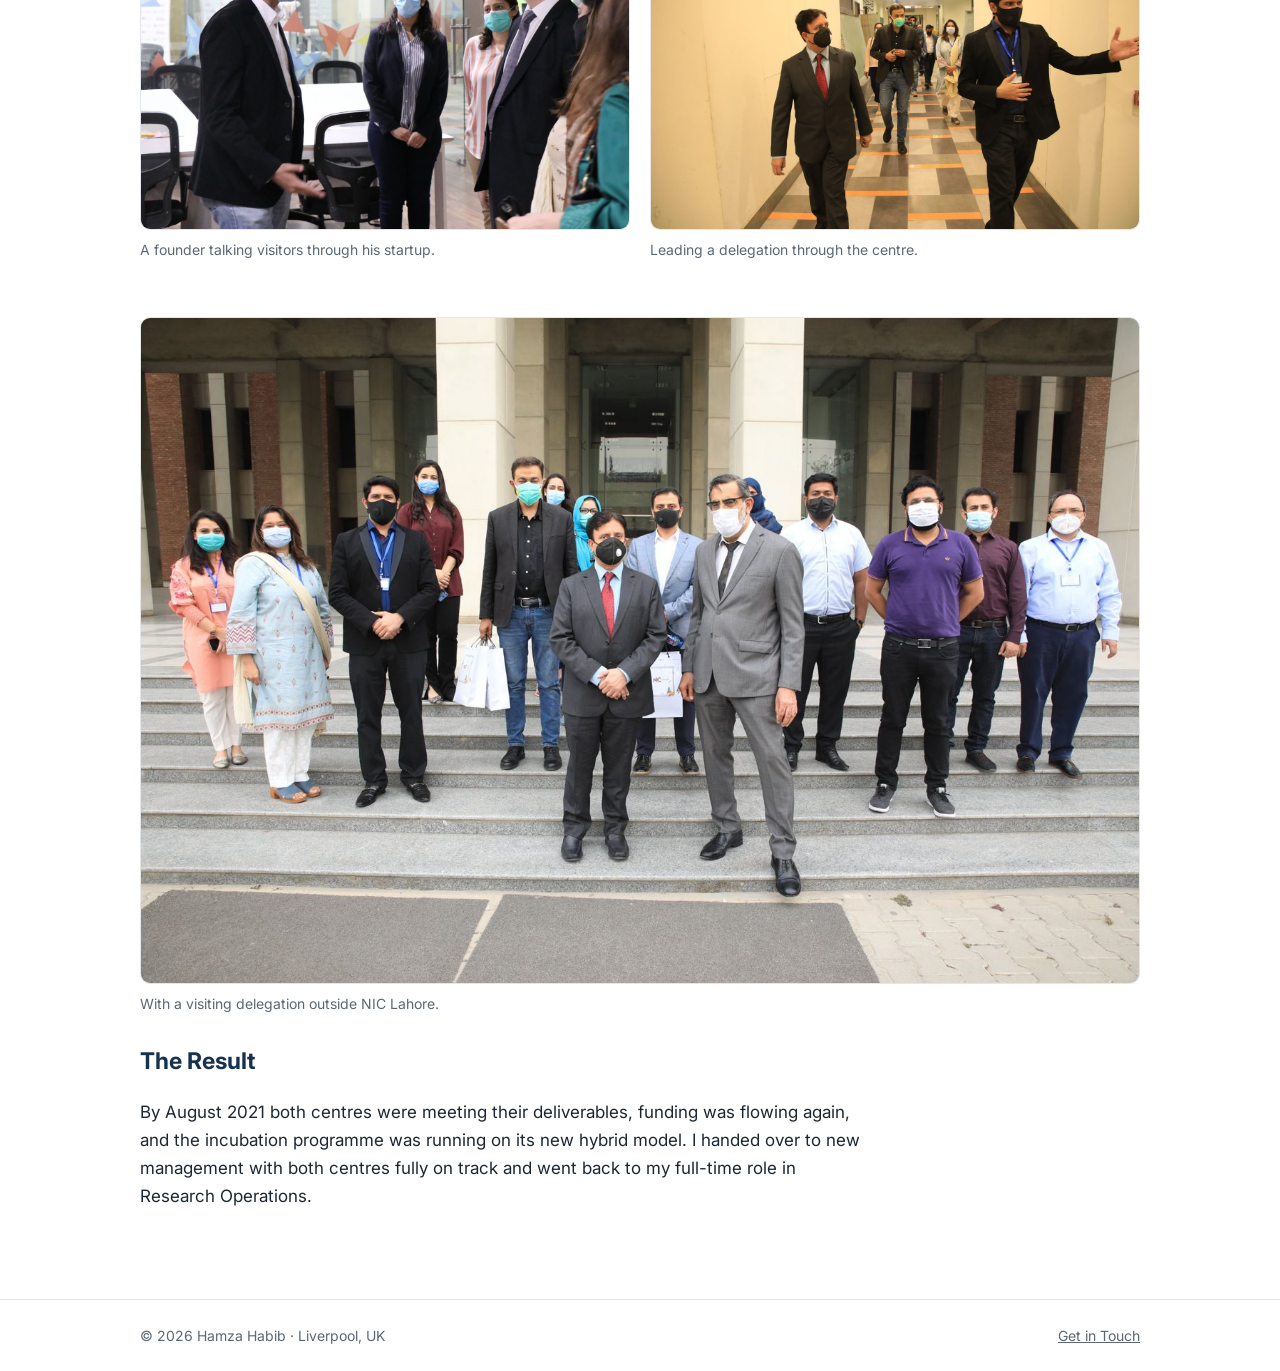
<file: nic-turnaround.html>
<!doctype html>
<html lang="en">
<head>
<meta charset="utf-8">
<meta name="viewport" content="width=device-width, initial-scale=1">
<title>Turning Around the National Incubation Centres | Hamza Habib</title>
<meta name="description" content="How I led the turnaround of the National Incubation Centres in Lahore and Quetta during COVID-19: clearing donor deliverables, releasing held funds and moving mentoring online.">
<link rel="preconnect" href="https://fonts.googleapis.com">
<link href="https://fonts.googleapis.com/css2?family=Inter:wght@400;600;700&display=swap" rel="stylesheet">
<link rel="stylesheet" href="style.css">
</head>
<body>
<header class="top"><div class="wrap">
<a class="logo" href="index.html">Hamza Habib</a>
<nav><a href="index.html#work">Work</a><a href="index.html#reports" class="hide-sm">Reports</a><a href="index.html#about" class="hide-sm">About</a><a href="index.html#contact">Contact</a></nav>
</div></header>
<div class="case-head"><div class="wrap">
<a class="back" href="index.html#work">← All Work</a>
<h1>Turning Around the National Incubation Centres, Lahore and Quetta</h1>
<p>The Vice Chancellor of LUMS asked me to take over the National Incubation Centres (NIC) in Lahore and Quetta and put them back on track. I did this alongside my main job as Head of Research Operations, in the middle of COVID-19.</p>
<div class="facts"><span><b>Organisation:</b> LUMS, Pakistan</span><span><b>Role:</b> Senior Project Manager</span><span><b>Funder:</b> Ignite (National Technology Fund)</span><span><b>Period:</b> June 2020 to August 2021</span></div>
</div></div>
<div class="case"><div class="wrap">

<figure><img src="nic-tour-lahore.jpg" alt="Hamza showing visitors around the NIC Lahore co-working space">
<figcaption>Showing visitors around the NIC Lahore co-working space.</figcaption></figure>

<div class="text">
<h2>The Situation</h2>
<p>When I took over, the centres were in a difficult place:</p>
<ul>
<li>Technical and financial deliverables owed to the funder were behind schedule.</li>
<li>Ignite had put its payments on hold until those deliverables were met.</li>
<li>COVID-19 had stopped all in-person mentoring, which is the heart of an incubator.</li>
</ul>
<p>The previous management had been removed. Startups were still in the programme and needed support, and the team needed clear direction.</p>

<h2>What I Did</h2>

<h3>1. Got the right people in the right roles</h3>
<p>I restructured both centres. I brought in new staff, moved existing team members into roles that suited their skills, and set clear responsibilities using a RACI chart. Everyone knew what they owned and who they reported to.</p>

<h3>2. Cleared the backlog with the funder</h3>
<p>I worked through the pending technical and financial deliverables one by one. Where COVID-19 had made the original plan impossible, I submitted formal change requests to Ignite. Once the backlog was cleared and the changes approved, the held funding was released.</p>

<h3>3. Moved mentoring online</h3>
<p>Startups could not come to the centre, so we took the centre to them. I set up online mentoring with LUMS faculty and external industry experts, and we graduated the existing cohort digitally.</p>

<h3>4. Kept new startups coming in</h3>
<p>We revamped the website and ran a fully virtual recruitment campaign. Over the pandemic period the centres enrolled 2 new cohorts and graduated 3.</p>

<h3>5. Built a model that lasted</h3>
<p>The online learning model we set up did not end with the lockdown. It later became the centres' hybrid model, mixing online sessions with in-person work at the centre.</p>
</div>

<div class="numbers">
<div><b>2</b><span>Centres turned around</span></div>
<div><b>2</b><span>New cohorts enrolled</span></div>
<div><b>3</b><span>Cohorts graduated</span></div>
<div><b>14</b><span>Months, start to handover</span></div>
</div>

<div class="figrow">
<figure><img src="nic-makers-lab.jpg" alt="Visitors at the Makers Lab entrance at NIC Lahore">
<figcaption>At the Makers Lab, NIC Lahore.</figcaption></figure>
<figure><img src="nic-visit-group.jpg" alt="Group photo with visiting delegation at NIC Lahore">
<figcaption>With the visiting delegation and the NIC team.</figcaption></figure>
</div>

<div class="text">
<h2>Hosting Senior Stakeholders</h2>
<p>Part of the job was showing funders and partners that the centres were working again. During this period we hosted the British High Commissioner, the CEO of Ignite and other senior stakeholders. Founders presented their work directly to the visitors, which gave them exposure they would not normally get.</p>
</div>

<div class="figrow">
<figure><img src="nic-founder-pitch.jpg" alt="A founder presenting to visitors at NIC Lahore">
<figcaption>A founder talking visitors through his startup.</figcaption></figure>
<figure><img src="nic-corridor-tour.jpg" alt="Hamza leading a delegation through NIC Lahore">
<figcaption>Leading a delegation through the centre.</figcaption></figure>
</div>

<figure><img src="nic-delegation-steps.jpg" alt="Group photo with a delegation outside NIC Lahore">
<figcaption>With a visiting delegation outside NIC Lahore.</figcaption></figure>

<div class="text">
<h2>The Result</h2>
<p>By August 2021 both centres were meeting their deliverables, funding was flowing again, and the incubation programme was running on its new hybrid model. I handed over to new management with both centres fully on track and went back to my full-time role in Research Operations.</p>
</div>

</div></div>
<footer><div class="wrap"><span>© 2026 Hamza Habib · Liverpool, UK</span><a href="index.html#contact">Get in Touch</a></div></footer>
</body>
</html>
</file>
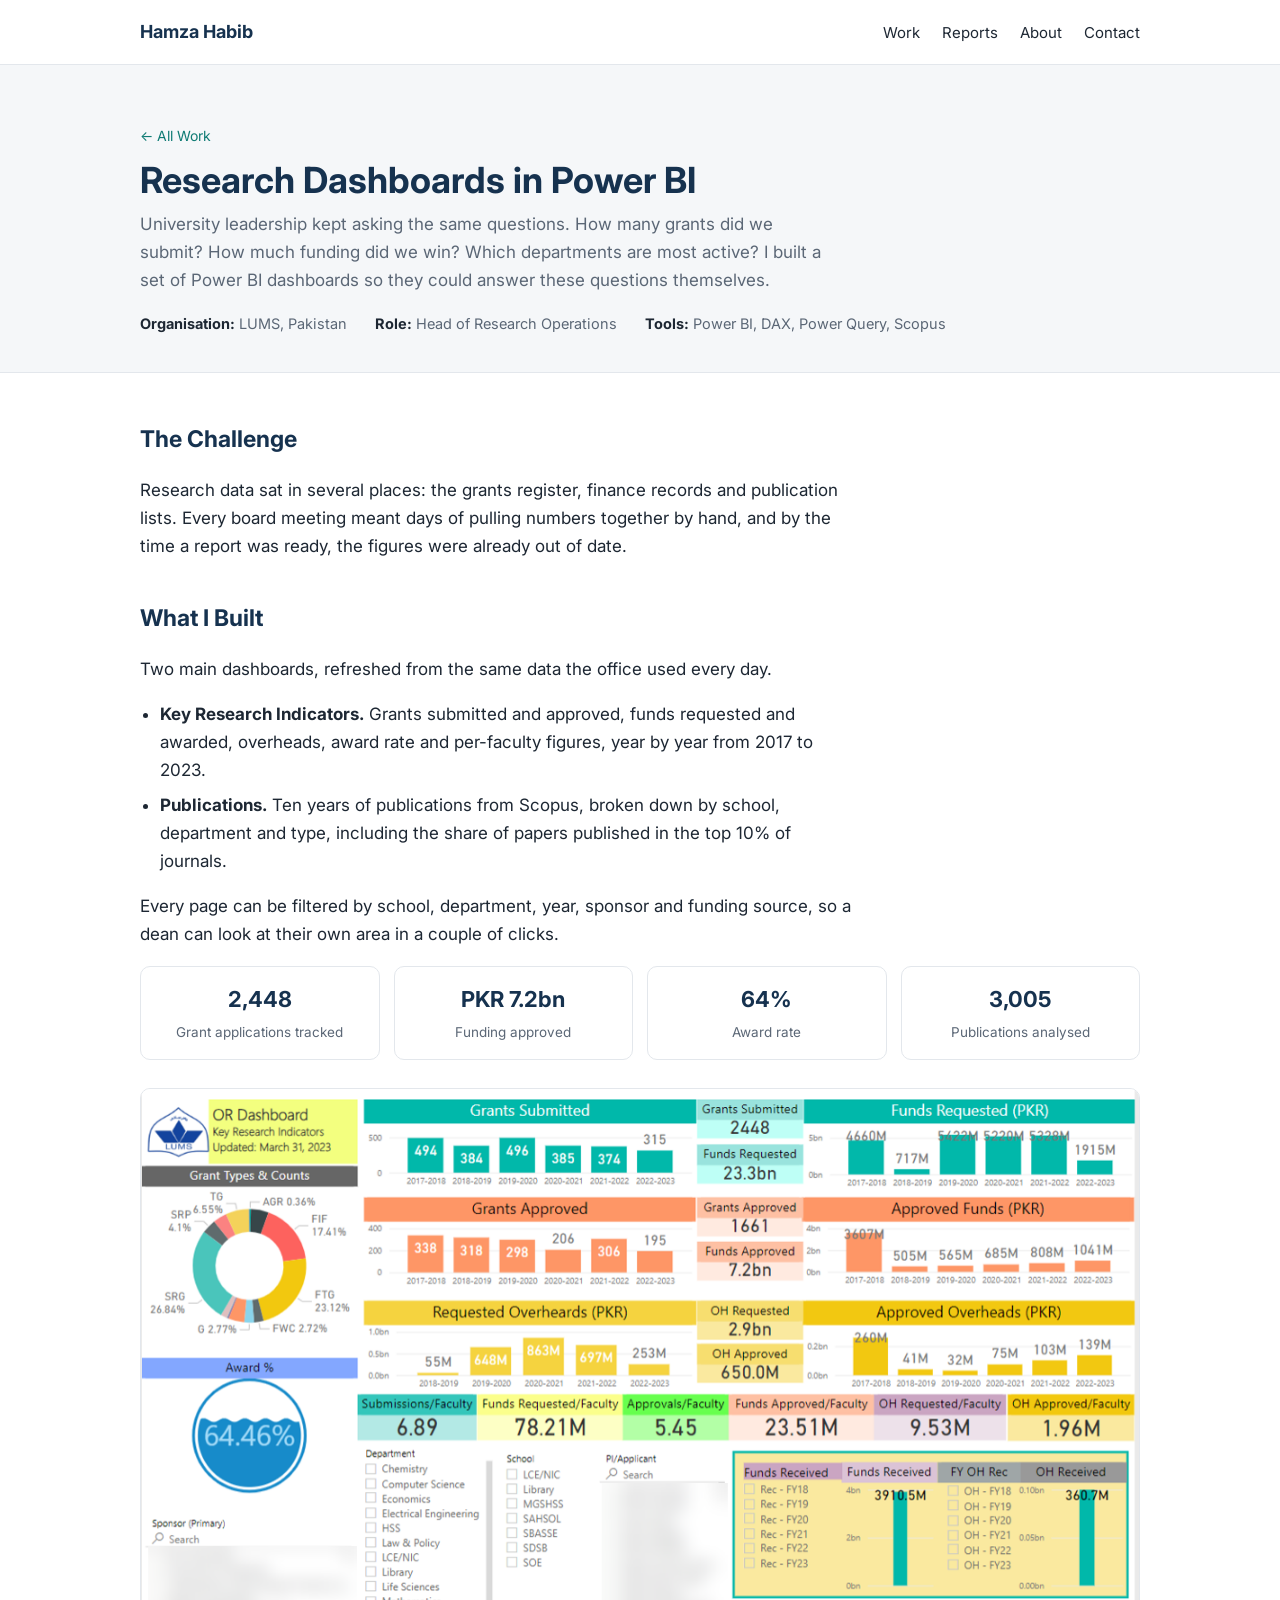
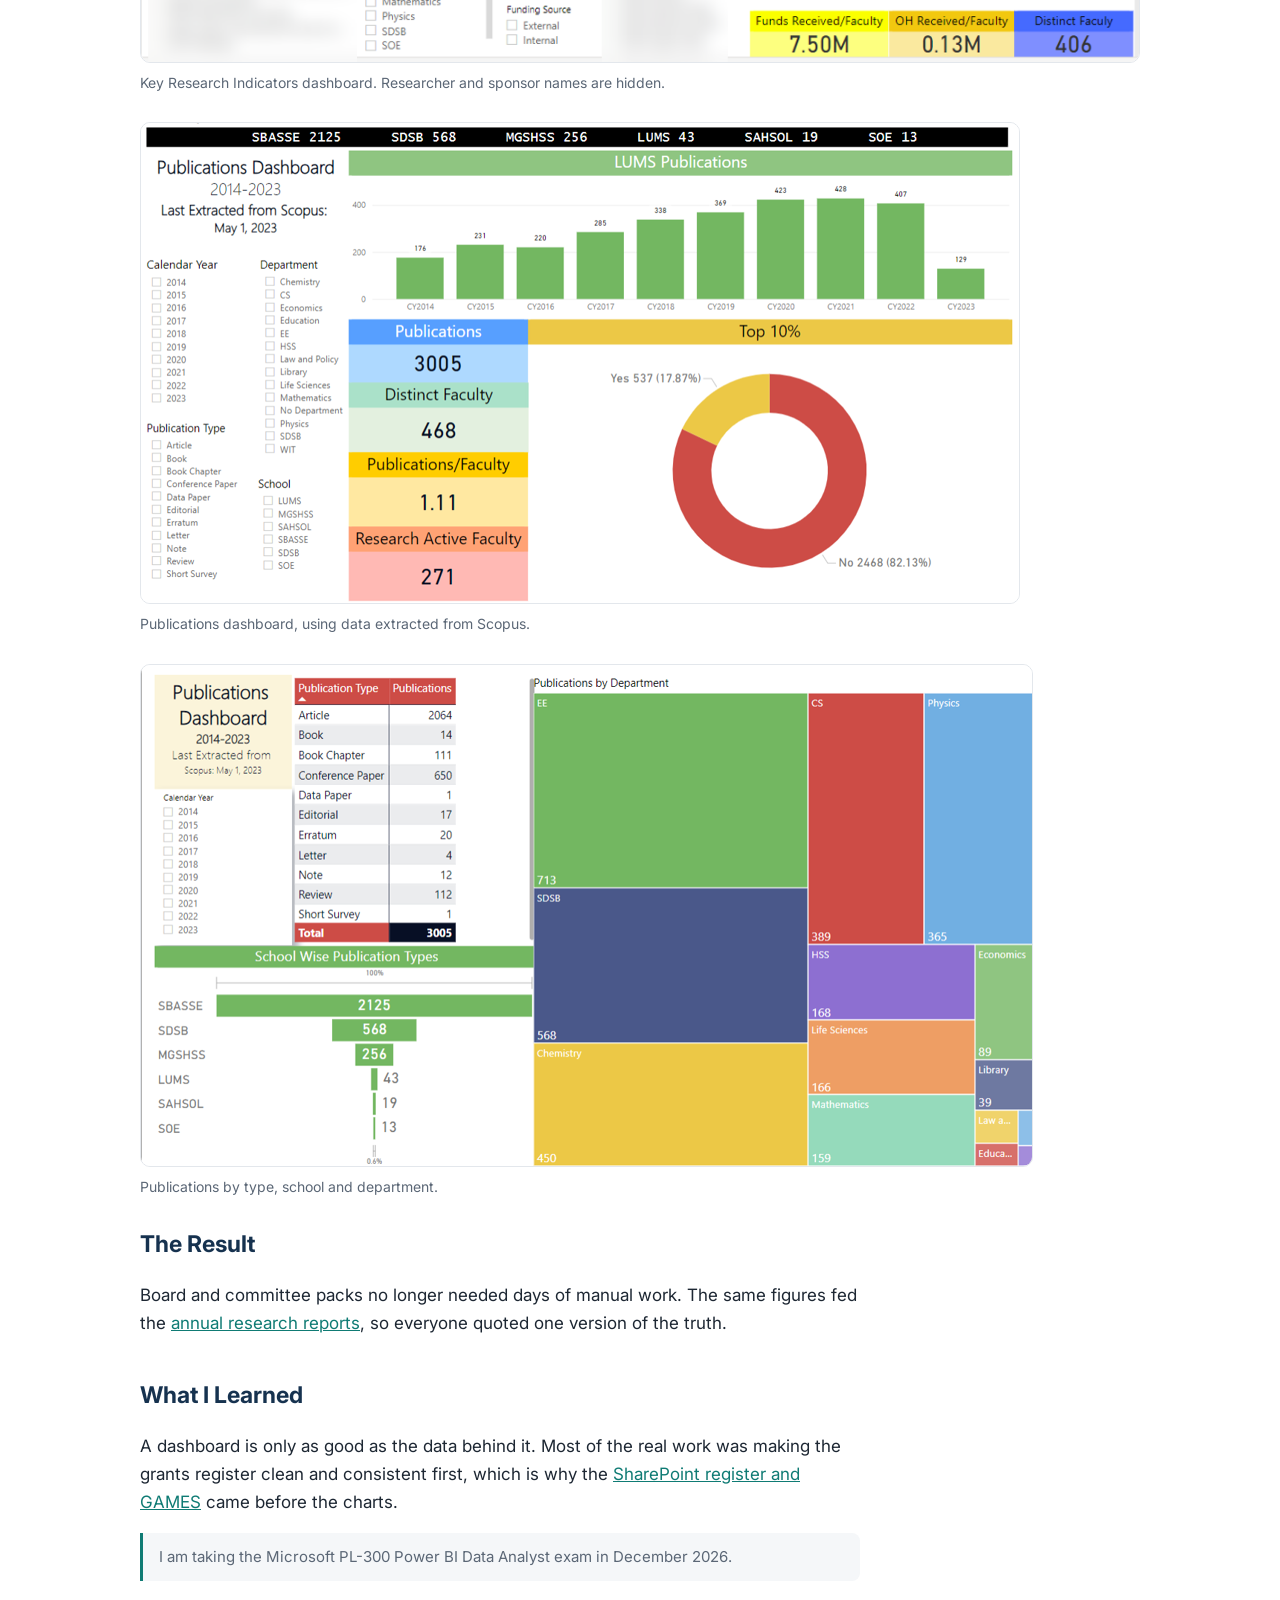
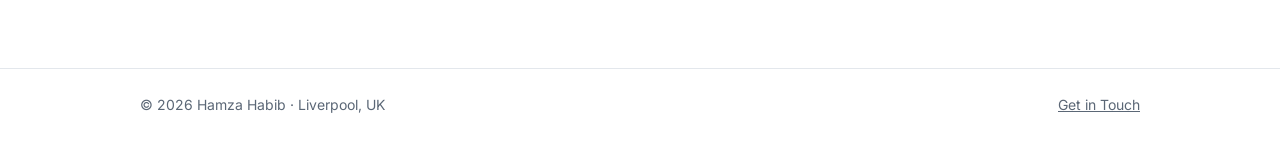
<file: power-bi-dashboards.html>
<!doctype html>
<html lang="en">
<head>
<meta charset="utf-8">
<meta name="viewport" content="width=device-width, initial-scale=1">
<title>Research Dashboards in Power BI | Hamza Habib</title>
<meta name="description" content="Power BI dashboards for research grants, funding and publications at LUMS.">
<link rel="preconnect" href="https://fonts.googleapis.com">
<link href="https://fonts.googleapis.com/css2?family=Inter:wght@400;600;700&display=swap" rel="stylesheet">
<link rel="stylesheet" href="style.css">
</head>
<body>
<header class="top"><div class="wrap">
<a class="logo" href="index.html">Hamza Habib</a>
<nav><a href="index.html#work">Work</a><a href="index.html#reports" class="hide-sm">Reports</a><a href="index.html#about" class="hide-sm">About</a><a href="index.html#contact">Contact</a></nav>
</div></header>
<div class="case-head"><div class="wrap">
<a class="back" href="index.html#work">← All Work</a>
<h1>Research Dashboards in Power BI</h1>
<p>University leadership kept asking the same questions. How many grants did we submit? How much funding did we win? Which departments are most active? I built a set of Power BI dashboards so they could answer these questions themselves.</p>
<div class="facts"><span><b>Organisation:</b> LUMS, Pakistan</span><span><b>Role:</b> Head of Research Operations</span><span><b>Tools:</b> Power BI, DAX, Power Query, Scopus</span></div>
</div></div>
<div class="case"><div class="wrap">
<div class="text">
<h2>The Challenge</h2>
<p>Research data sat in several places: the grants register, finance records and publication lists. Every board meeting meant days of pulling numbers together by hand, and by the time a report was ready, the figures were already out of date.</p>

<h2>What I Built</h2>
<p>Two main dashboards, refreshed from the same data the office used every day.</p>
<ul>
<li><b>Key Research Indicators.</b> Grants submitted and approved, funds requested and awarded, overheads, award rate and per-faculty figures, year by year from 2017 to 2023.</li>
<li><b>Publications.</b> Ten years of publications from Scopus, broken down by school, department and type, including the share of papers published in the top 10% of journals.</li>
</ul>
<p>Every page can be filtered by school, department, year, sponsor and funding source, so a dean can look at their own area in a couple of clicks.</p>
</div>

<div class="numbers">
<div><b>2,448</b><span>Grant applications tracked</span></div>
<div><b>PKR 7.2bn</b><span>Funding approved</span></div>
<div><b>64%</b><span>Award rate</span></div>
<div><b>3,005</b><span>Publications analysed</span></div>
</div>

<figure><img src="lums-research-dashboard.png" alt="Key Research Indicators dashboard">
<figcaption>Key Research Indicators dashboard. Researcher and sponsor names are hidden.</figcaption></figure>

<figure><img src="lums-publications-dashboard.png" alt="Publications dashboard">
<figcaption>Publications dashboard, using data extracted from Scopus.</figcaption></figure>

<figure><img src="lums-publications-breakdown.png" alt="Publications by department and type">
<figcaption>Publications by type, school and department.</figcaption></figure>

<div class="text">
<h2>The Result</h2>
<p>Board and committee packs no longer needed days of manual work. The same figures fed the <a href="index.html#reports">annual research reports</a>, so everyone quoted one version of the truth.</p>

<h2>What I Learned</h2>
<p>A dashboard is only as good as the data behind it. Most of the real work was making the grants register clean and consistent first, which is why the <a href="games-grants-system.html">SharePoint register and GAMES</a> came before the charts.</p>
<p class="note">I am taking the Microsoft PL-300 Power BI Data Analyst exam in December 2026.</p>
</div>
</div></div>
<footer><div class="wrap"><span>© 2026 Hamza Habib · Liverpool, UK</span><a href="index.html#contact">Get in Touch</a></div></footer>
</body>
</html>
</file>
<file: style.css>
:root {
  --ink: #1d2733;
  --muted: #5b6776;
  --line: #e3e7ec;
  --bg: #ffffff;
  --soft: #f5f7f9;
  --accent: #0f7b74;
  --accent-dark: #0b5c57;
  --navy: #16324f;
  --todo: #fff3b0;
}

* { box-sizing: border-box; }

body {
  margin: 0;
  font-family: "Inter", system-ui, -apple-system, "Segoe UI", Roboto, sans-serif;
  color: var(--ink);
  background: var(--bg);
  line-height: 1.65;
  font-size: 17px;
}

img { max-width: 100%; display: block; }
a { color: var(--accent); }
a:hover { color: var(--accent-dark); }

.wrap { max-width: 1040px; margin: 0 auto; padding: 0 20px; }

/* Header */
header.top {
  border-bottom: 1px solid var(--line);
  background: #fff;
  position: sticky; top: 0; z-index: 10;
}
header.top .wrap {
  display: flex; align-items: center; justify-content: space-between;
  height: 64px; gap: 16px;
}
.logo { font-weight: 700; color: var(--navy); text-decoration: none; font-size: 18px; }
nav a {
  color: var(--ink); text-decoration: none; margin-left: 22px; font-size: 15px;
}
nav a:hover { color: var(--accent); }

/* Hero */
.hero { padding: 72px 0 56px; background: var(--soft); border-bottom: 1px solid var(--line); }
.hero h1 { font-size: 44px; line-height: 1.15; margin: 0 0 10px; color: var(--navy); }
.hero .role { font-size: 20px; color: var(--accent-dark); font-weight: 600; margin: 0 0 18px; }
.hero p.intro { max-width: 720px; color: var(--muted); margin: 0 0 14px; }
.hero .btns { margin-top: 26px; }
.btns { display: flex; gap: 12px; flex-wrap: wrap; }
.btn {
  display: inline-block; padding: 11px 20px; border-radius: 8px;
  background: var(--accent); color: #fff; text-decoration: none; font-weight: 600; font-size: 15px;
}
.btn:hover { background: var(--accent-dark); color: #fff; }
.btn.ghost { background: transparent; color: var(--accent-dark); border: 1.5px solid var(--accent); }
.btn.ghost:hover { background: #e8f4f3; }

.stats {
  display: grid; grid-template-columns: repeat(4, 1fr); gap: 16px; margin-top: 44px;
}
.stat { background: #fff; border: 1px solid var(--line); border-radius: 10px; padding: 18px 14px; text-align: center; display: flex; flex-direction: column; justify-content: center; }
.stat b { display: block; font-size: 24px; color: var(--navy); }
.stat span { font-size: 14px; color: var(--muted); }

/* Sections */
section { padding: 64px 0; }
section.alt { background: var(--soft); border-top: 1px solid var(--line); border-bottom: 1px solid var(--line); }
h2 { font-size: 30px; margin: 0 0 8px; color: var(--navy); }
.lead { color: var(--muted); margin: 0 0 32px; max-width: 680px; }

/* Cards */
.cards { display: grid; grid-template-columns: repeat(2, 1fr); gap: 22px; }
.card {
  border: 1px solid var(--line); border-radius: 12px; overflow: hidden; background: #fff;
  display: flex; flex-direction: column; text-decoration: none; color: var(--ink);
  transition: box-shadow .15s, transform .15s;
}
a.card:hover { box-shadow: 0 8px 24px rgba(22,50,79,.10); transform: translateY(-2px); color: var(--ink); }
.card .thumb { aspect-ratio: 16/9; background: #eef1f4; overflow: hidden; border-bottom: 1px solid var(--line); }
.card .thumb img { width: 100%; height: 100%; object-fit: cover; object-position: top left; }
.card .body { padding: 20px 22px 22px; }
.card h3 { margin: 0 0 6px; font-size: 20px; color: var(--navy); }
.card p { margin: 0 0 12px; color: var(--muted); font-size: 15.5px; }
.tags { display: flex; flex-wrap: wrap; gap: 6px; }
.tag { font-size: 12.5px; background: #e8f4f3; color: var(--accent-dark); padding: 3px 9px; border-radius: 20px; }
.more { font-weight: 600; font-size: 15px; color: var(--accent); margin-top: 12px; display: inline-block; }

.small-cards { display: grid; grid-template-columns: repeat(3, 1fr); gap: 18px; }
.small-cards .card .body { padding: 18px 20px; }
.small-cards h3 { font-size: 17px; }

/* Report covers */
.covers { display: grid; grid-template-columns: repeat(6, 1fr); gap: 18px; }
.cover { display: block; text-decoration: none; color: var(--ink); }
.cover img { width: 100%; aspect-ratio: 3/4; object-fit: cover; border-radius: 6px; border: 1px solid var(--line); box-shadow: 0 4px 14px rgba(22,50,79,.10); transition: transform .15s; }
a.cover:hover img { transform: translateY(-3px); }
.cover span { display: block; text-align: center; font-size: 14px; font-weight: 600; margin-top: 8px; }
.cover em { font-style: normal; color: var(--accent); font-weight: 600; margin-left: 4px; }
.small-cards .card .thumb { aspect-ratio: 16/9; }
.small-cards .card .thumb img { object-position: center; }

/* About */
.about-grid { display: grid; grid-template-columns: 1.4fr 1fr; gap: 48px; }
.about-grid ul { padding-left: 18px; margin: 0; }
.about-grid li { margin-bottom: 6px; }
.skills h3 { font-size: 16px; margin: 0 0 6px; color: var(--navy); }
.skills p { margin: 0 0 18px; color: var(--muted); font-size: 15.5px; }

/* Case study pages */
.case-head { padding: 56px 0 36px; background: var(--soft); border-bottom: 1px solid var(--line); }
.case-head .back { font-size: 14px; text-decoration: none; }
.case-head h1 { font-size: 36px; margin: 10px 0 8px; color: var(--navy); line-height: 1.2; }
.case-head p { color: var(--muted); max-width: 700px; margin: 0 0 16px; }
.facts { display: flex; flex-wrap: wrap; gap: 10px 28px; font-size: 14.5px; color: var(--muted); margin-top: 18px; }
.facts b { color: var(--ink); }

.case { padding: 48px 0 72px; }
.case .text { max-width: 720px; }
.case h2 { font-size: 23px; margin: 40px 0 10px; }
.case h2:first-child { margin-top: 0; }
.case ul { padding-left: 20px; }
.case li { margin-bottom: 6px; }
figure { margin: 28px 0; }
figure img { border: 1px solid var(--line); border-radius: 10px; }
figcaption { font-size: 14px; color: var(--muted); margin-top: 8px; }

.numbers { display: grid; grid-template-columns: repeat(4, 1fr); gap: 14px; margin: 18px 0 8px; }
.numbers div { border: 1px solid var(--line); border-radius: 10px; padding: 14px 12px; text-align: center; }
.numbers b { display: block; font-size: 22px; color: var(--navy); }
.numbers span { font-size: 13.5px; color: var(--muted); }

.note { background: var(--soft); border-left: 3px solid var(--accent); padding: 12px 16px; font-size: 15px; color: var(--muted); border-radius: 0 8px 8px 0; }

/* Things Hamza still needs to fill in. Remove the class once done. */
.todo { background: var(--todo); padding: 0 4px; border-radius: 3px; }

/* Contact + footer */
.contact { text-align: center; }
.contact .btns { justify-content: center; }
footer { border-top: 1px solid var(--line); padding: 24px 0; font-size: 14px; color: var(--muted); }
footer .wrap { display: flex; justify-content: space-between; flex-wrap: wrap; gap: 8px; }
footer a { color: var(--muted); }

@media (max-width: 820px) {
  body { font-size: 16px; }
  .hero { padding: 48px 0 40px; }
  .hero h1 { font-size: 34px; }
  .stats, .numbers { grid-template-columns: repeat(2, 1fr); }
  .cards, .small-cards, .about-grid { grid-template-columns: 1fr; }
  .covers { grid-template-columns: repeat(3, 1fr); gap: 14px; }
  .stat b { font-size: 20px; }
  .about-grid { gap: 24px; }
  nav a { margin-left: 14px; font-size: 14px; }
  nav a.hide-sm { display: none; }
  .case-head h1 { font-size: 28px; }
  section { padding: 48px 0; }
}

.figrow { display: grid; grid-template-columns: 1fr 1fr; gap: 20px; align-items: start; }
.flow-wrap { display: grid; grid-template-columns: 280px 1fr; gap: 32px; align-items: start; margin: 28px 0; }
@media (max-width: 820px) { .figrow, .flow-wrap { grid-template-columns: 1fr; } .flow-wrap img { max-width: 280px; } }

.case h3 { font-size: 18px; margin: 26px 0 6px; color: var(--navy); }

/* Phone screenshots in a row */
.phones { display: grid; grid-template-columns: repeat(4, 1fr); gap: 20px; margin: 28px 0 12px; }
.phones figure { margin: 0; }
.phones img { border: none; border-radius: 0; margin: 0 auto; }
@media (max-width: 820px) { .phones { grid-template-columns: repeat(2, 1fr); } }
</file>
